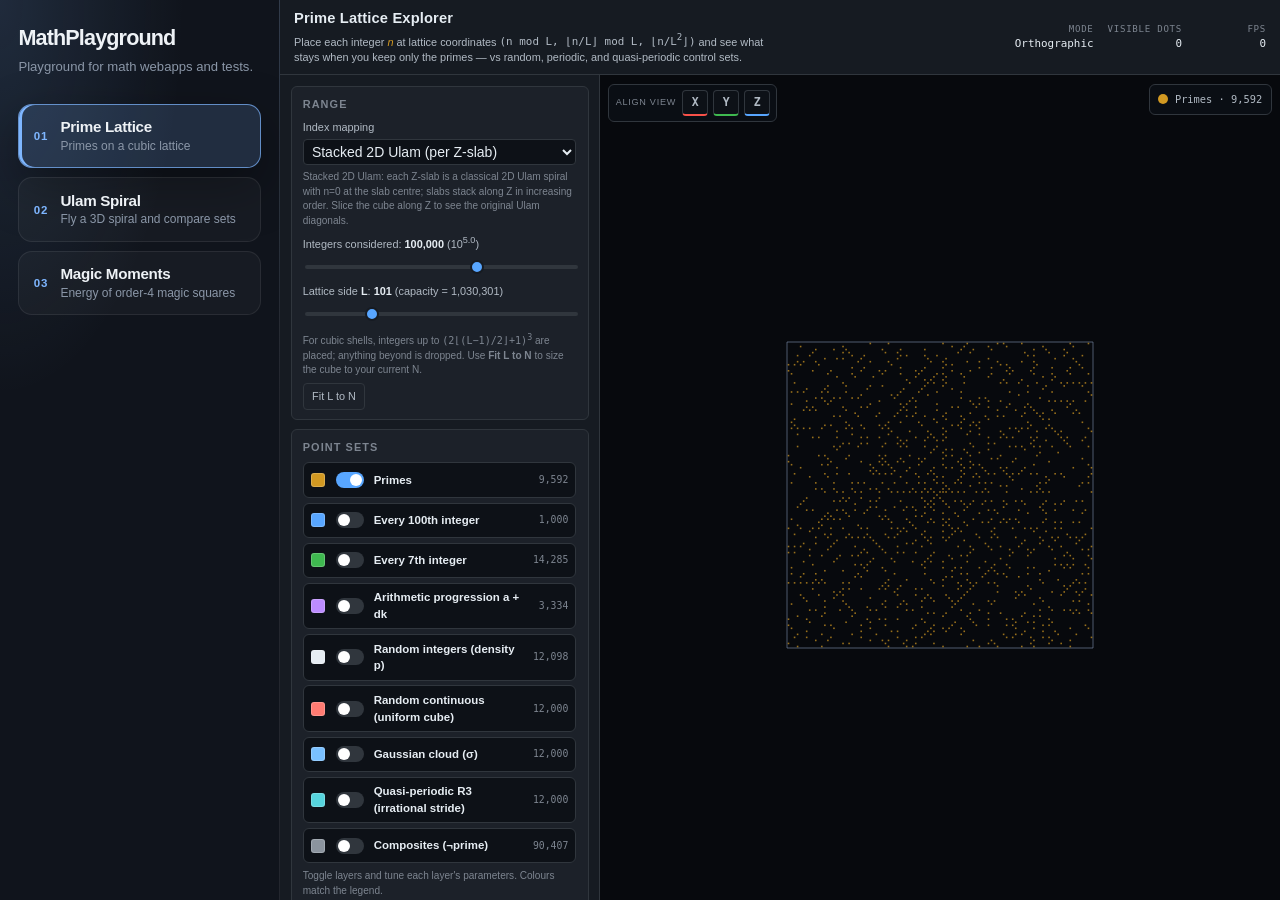
<file: index.html>
<!DOCTYPE html>
<html lang="en">
<head>
  <meta charset="UTF-8" />
  <meta name="viewport" content="width=device-width, initial-scale=1.0" />
  <title>MathPlayground</title>
  <style>
    :root {
      color-scheme: dark;
      --bg: #090b10;
      --sidebar: #10141c;
      --line: rgba(255, 255, 255, 0.08);
      --text: #eef2f6;
      --muted: #8b97a8;
      --accent: #7eb6ff;
      --accent-dim: rgba(126, 182, 255, 0.16);
      --shadow: 0 18px 50px rgba(0, 0, 0, 0.35);
    }

    * { box-sizing: border-box; }

    html, body {
      margin: 0;
      height: 100%;
      background: var(--bg);
      color: var(--text);
      font-family: "Avenir Next", "Segoe UI", sans-serif;
    }

    body {
      display: grid;
      grid-template-columns: 280px minmax(0, 1fr);
      min-height: 100%;
    }

    .sidebar {
      display: flex;
      flex-direction: column;
      gap: 1.75rem;
      padding: 1.6rem 1.15rem 1.25rem;
      background:
        radial-gradient(120% 80% at 0% 0%, rgba(126, 182, 255, 0.14), transparent 55%),
        var(--sidebar);
      border-right: 1px solid var(--line);
    }

    .brand h1 {
      margin: 0;
      font-size: 1.35rem;
      font-weight: 650;
      letter-spacing: -0.04em;
      line-height: 1.1;
    }

    .brand p {
      margin: 0.45rem 0 0;
      color: var(--muted);
      font-size: 0.82rem;
      line-height: 1.45;
    }

    .picker {
      display: flex;
      flex-direction: column;
      gap: 0.55rem;
    }

    .picker button {
      display: grid;
      grid-template-columns: auto 1fr;
      gap: 0.15rem 0.75rem;
      width: 100%;
      margin: 0;
      padding: 0.85rem 0.9rem;
      text-align: left;
      color: var(--text);
      background: rgba(255, 255, 255, 0.03);
      border: 1px solid var(--line);
      border-radius: 14px;
      cursor: pointer;
      font: inherit;
      transition: background 0.16s ease, border-color 0.16s ease, transform 0.16s ease;
    }

    .picker button:hover {
      background: rgba(255, 255, 255, 0.06);
      border-color: rgba(126, 182, 255, 0.35);
    }

    .picker button:focus-visible {
      outline: 2px solid var(--accent);
      outline-offset: 2px;
    }

    .picker button[aria-current="true"] {
      background: var(--accent-dim);
      border-color: rgba(126, 182, 255, 0.7);
      box-shadow: inset 3px 0 0 var(--accent), var(--shadow);
    }

    .picker .index {
      grid-row: 1 / span 2;
      align-self: center;
      color: var(--accent);
      font-size: 0.72rem;
      font-weight: 650;
      letter-spacing: 0.08em;
    }

    .picker .name {
      font-size: 0.95rem;
      font-weight: 600;
      letter-spacing: -0.02em;
    }

    .picker .blurb {
      color: var(--muted);
      font-size: 0.75rem;
      line-height: 1.35;
    }

    .stage {
      min-width: 0;
      min-height: 0;
      background: #000;
    }

    .stage iframe {
      display: block;
      width: 100%;
      height: 100%;
      border: 0;
      background: #0d1117;
    }

    @media (max-width: 820px) {
      body {
        grid-template-columns: 1fr;
        grid-template-rows: auto minmax(70vh, 1fr);
      }

      .sidebar {
        gap: 1rem;
        border-right: 0;
        border-bottom: 1px solid var(--line);
      }

      .picker {
        display: grid;
        grid-template-columns: 1fr;
      }
    }
  </style>
</head>
<body>
  <aside class="sidebar">
    <div class="brand">
      <h1>MathPlayground</h1>
      <p>Playground for math webapps and tests.</p>
    </div>
    <nav class="picker" aria-label="Pages">
      <button type="button" data-page="prime-lattice" aria-current="true">
        <span class="index">01</span>
        <span class="name">Prime Lattice</span>
        <span class="blurb">Primes on a cubic lattice</span>
      </button>
      <button type="button" data-page="ulam-spiral">
        <span class="index">02</span>
        <span class="name">Ulam Spiral</span>
        <span class="blurb">Fly a 3D spiral and compare sets</span>
      </button>
      <button type="button" data-page="magic-moments">
        <span class="index">03</span>
        <span class="name">Magic Moments</span>
        <span class="blurb">Energy of order-4 magic squares</span>
      </button>
    </nav>
  </aside>

  <main class="stage">
    <iframe id="view" title="Prime Lattice Explorer" src="PrimeLattice/index.html"></iframe>
  </main>

  <script>
    const pages = {
      "prime-lattice": {
        title: "Prime Lattice Explorer",
        src: "PrimeLattice/index.html",
      },
      "ulam-spiral": {
        title: "3D Ulam Spiral",
        src: "primeSpiral/index.html",
      },
      "magic-moments": {
        title: "Magic Moment Explorer",
        src: "MagicSK/MagicMomentExplorer/index.html",
      },
    };

    const frame = document.getElementById("view");
    const buttons = [...document.querySelectorAll(".picker button")];

    function show(id, push) {
      const page = pages[id] || pages["prime-lattice"];
      const key = pages[id] ? id : "prime-lattice";
      if (frame.getAttribute("src") !== page.src) {
        frame.src = page.src;
      }
      frame.title = page.title;
      buttons.forEach((button) => {
        if (button.dataset.page === key) button.setAttribute("aria-current", "true");
        else button.removeAttribute("aria-current");
      });
      if (push) {
        history.replaceState(null, "", "#" + key);
      }
    }

    buttons.forEach((button) => {
      button.addEventListener("click", () => show(button.dataset.page, true));
    });

    window.addEventListener("hashchange", () => {
      show(location.hash.replace("#", ""), false);
    });

    const initial = location.hash.replace("#", "");
    if (pages[initial]) show(initial, false);
  </script>
</body>
</html>
</file>
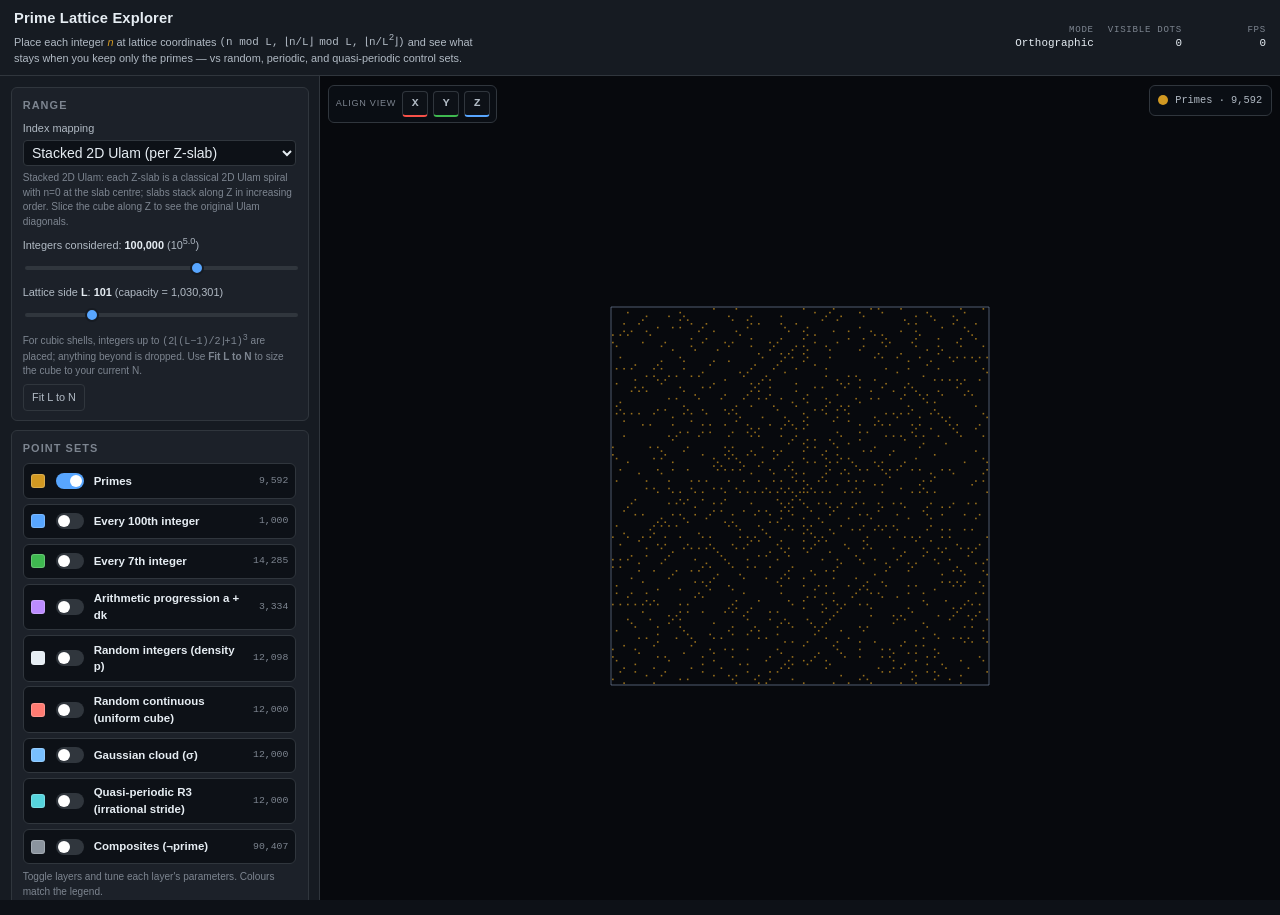
<file: PrimeLattice/index.html>
<!DOCTYPE html>
<html lang="en">
<head>
  <meta charset="UTF-8" />
  <meta name="viewport" content="width=device-width, initial-scale=1.0" />
  <title>Prime Lattice Explorer</title>
  <link rel="stylesheet" href="styles.css" />
</head>
<body>
  <header>
    <div>
      <h2 class="page-title">Prime Lattice Explorer</h2>
      <p class="subtitle">
        Place each integer <em>n</em> at lattice coordinates
        <span class="mono">(n mod L, &lfloor;n/L&rfloor; mod L, &lfloor;n/L<sup>2</sup>&rfloor;)</span>
        and see what stays when you keep only the primes &mdash; vs random,
        periodic, and quasi-periodic control sets.
      </p>
    </div>
    <div class="hud">
      <div><span class="hud-label">Mode</span><span id="hud-mode">Perspective</span></div>
      <div><span class="hud-label">Visible dots</span><span id="hud-count">0</span></div>
      <div><span class="hud-label">FPS</span><span id="hud-fps">0</span></div>
    </div>
  </header>

  <main>
    <aside class="panel">
      <section class="card">
        <h2>Range</h2>
        <label class="slider-row">
          <span>Index mapping</span>
          <select id="ctl-mapping">
            <option value="ulamSnake">3D Ulam snake &mdash; continuous</option>
            <option value="cubicShell">3D Ulam cubic shells (piecewise)</option>
            <option value="stackedUlam">Stacked 2D Ulam (per Z-slab)</option>
            <option value="raster">Row-major raster (corner)</option>
          </select>
        </label>
        <p class="hint" id="mapping-hint">
          Continuous snake: a true Hamiltonian path from the origin outward
          &mdash; <code>n</code> and <code>n+1</code> are always neighbours
          (Chebyshev distance 1), so prime "spokes" can form.
        </p>
        <label class="slider-row">
          <span>Integers considered: <strong id="lbl-n-count">100,000</strong>
            <span class="muted">(10<sup id="lbl-n-exp">5.0</sup>)</span>
          </span>
          <input type="range" id="ctl-n" min="1.5" max="7" step="0.05" value="5.0" />
        </label>
        <label class="slider-row">
          <span>Lattice side <strong>L</strong>: <strong id="lbl-L">101</strong>
            <span class="muted">(capacity = <span id="lbl-Lcube">1,030,301</span>)</span>
          </span>
          <input type="range" id="ctl-L" min="11" max="401" step="2" value="101" />
        </label>
        <p class="hint">
          For cubic shells, integers up to <code>(2&lfloor;(L&minus;1)/2&rfloor;+1)<sup>3</sup></code>
          are placed; anything beyond is dropped. Use <strong>Fit L to N</strong>
          to size the cube to your current N.
        </p>
        <button id="btn-fit-L" class="ghost">Fit L to N</button>
      </section>

      <section class="card">
        <h2>Point sets</h2>
        <ul class="layer-list" id="layer-list"></ul>
        <p class="hint">Toggle layers and tune each layer's parameters. Colours match the legend.</p>
      </section>

      <section class="card">
        <h2>Camera</h2>
        <div class="seg" role="radiogroup" aria-label="Projection">
          <label><input type="radio" name="proj" value="perspective" checked /> Perspective</label>
          <label><input type="radio" name="proj" value="orthographic" /> Orthographic</label>
        </div>
        <label class="slider-row" id="row-fov">
          <span>Field of view: <strong id="lbl-fov">60&deg;</strong></span>
          <input type="range" id="ctl-fov" min="15" max="120" step="1" value="60" />
        </label>
        <label class="slider-row">
          <span>Zoom: <strong id="lbl-zoom">1.00&times;</strong></span>
          <input type="range" id="ctl-zoom" min="0.2" max="6" step="0.01" value="1.0" />
        </label>
        <label class="slider-row">
          <span>Camera distance: <strong id="lbl-dist">2.5</strong></span>
          <input type="range" id="ctl-dist" min="1.0" max="6" step="0.05" value="2.5" />
        </label>
        <div class="checkbox-row">
          <label><input type="checkbox" id="ctl-autorot" /> Auto-rotate</label>
          <label><input type="checkbox" id="ctl-depthfade" checked /> Depth fade</label>
        </div>
        <button id="btn-reset-cam" class="ghost">Reset camera</button>
      </section>

      <section class="card">
        <h2>Slice (Ulam plane)</h2>
        <div class="checkbox-row">
          <label><input type="checkbox" id="ctl-slice-on" /> Show single slab</label>
          <label><input type="checkbox" id="ctl-slice-grad" /> Depth gradient (colour by slab)</label>
          <label><input type="checkbox" id="ctl-slice-lines" /> Connect Ulam lines</label>
          <label><input type="checkbox" id="ctl-slice-lines-only" /> Lines only</label>
        </div>
        <div class="seg" role="radiogroup" aria-label="Slice axis">
          <label><input type="radio" name="slice-axis" value="0" /> X</label>
          <label><input type="radio" name="slice-axis" value="1" /> Y</label>
          <label><input type="radio" name="slice-axis" value="2" checked /> Z</label>
        </div>
        <label class="slider-row">
          <span>Slab index: <strong id="lbl-slice-idx">0</strong>
            <span class="muted">(of &plusmn;<span id="lbl-slice-max">50</span>)</span>
          </span>
          <input type="range" id="ctl-slice-idx" min="-50" max="50" step="1" value="0" />
        </label>
        <label class="slider-row">
          <span>Thickness: <strong id="lbl-slice-thick">1</strong> cells</span>
          <input type="range" id="ctl-slice-thick" min="1" max="21" step="2" value="1" />
        </label>
        <label class="slider-row">
          <span>Line threshold: <strong id="lbl-line-min">5</strong> hits</span>
          <input type="range" id="ctl-line-min" min="2" max="16" step="1" value="5" />
        </label>
        <label class="slider-row">
          <span>Bridge gaps: <strong id="lbl-line-gap">3</strong> cells</span>
          <input type="range" id="ctl-line-gap" min="0" max="12" step="1" value="3" />
        </label>
        <p class="hint">
          Clips to one lattice layer so you see a flat 2D Ulam plane instead of
          the union of all slabs. Picking an axis snaps the camera to that
          orthographic view. Line mode scans each slab for horizontal, vertical,
          and diagonal runs, then overlays those detected structures.
        </p>
      </section>

      <section class="card">
        <h2>Appearance</h2>
        <label class="slider-row">
          <span>Dot size: <strong id="lbl-dot">1.6</strong> px</span>
          <input type="range" id="ctl-dot" min="0.3" max="6" step="0.1" value="1.6" />
        </label>
        <label class="slider-row">
          <span>Alpha: <strong id="lbl-alpha">0.85</strong></span>
          <input type="range" id="ctl-alpha" min="0.1" max="1" step="0.01" value="0.85" />
        </label>
        <div class="checkbox-row">
          <label><input type="checkbox" id="ctl-showbox" checked /> Lattice cube wireframe</label>
          <label><input type="checkbox" id="ctl-showaxes" /> Axes</label>
        </div>
      </section>

      <section class="card">
        <h2>About</h2>
        <p class="hint">
          Drag the canvas to orbit. Mouse wheel zooms. <strong>Perspective</strong>
          diagonals are camera-sightline rays through collinear lattice
          points. <strong>Orthographic raster</strong> diagonals are an arithmetic
          artefact of how the raster wraps (multiples of small primes shift
          by <code>L mod p</code> per row). The <strong>3D Ulam snake</strong> is a
          true continuous path from the origin (consecutive integers always
          touch), so it shows genuine prime-polynomial spokes; the
          <strong>cubic-shell</strong> variant grows the same shells but visits each
          in disconnected pieces.
        </p>
      </section>
    </aside>

    <section class="stage">
      <canvas id="view" aria-label="3D point cloud canvas"></canvas>
      <div class="view-axes" role="group" aria-label="Align camera to axis">
        <span class="view-axes-label">Align view</span>
        <button class="axis-btn axis-x" data-axis="x" title="Look down X — orthographic Y/Z plane">X</button>
        <button class="axis-btn axis-y" data-axis="y" title="Look down Y — orthographic X/Z plane">Y</button>
        <button class="axis-btn axis-z" data-axis="z" title="Look down Z — orthographic X/Y plane">Z</button>
      </div>
      <div class="legend" id="legend"></div>
    </section>
  </main>

  <script src="lattice.js"></script>
  <script src="render.js"></script>
  <script src="app.js"></script>
</body>
</html>
</file>
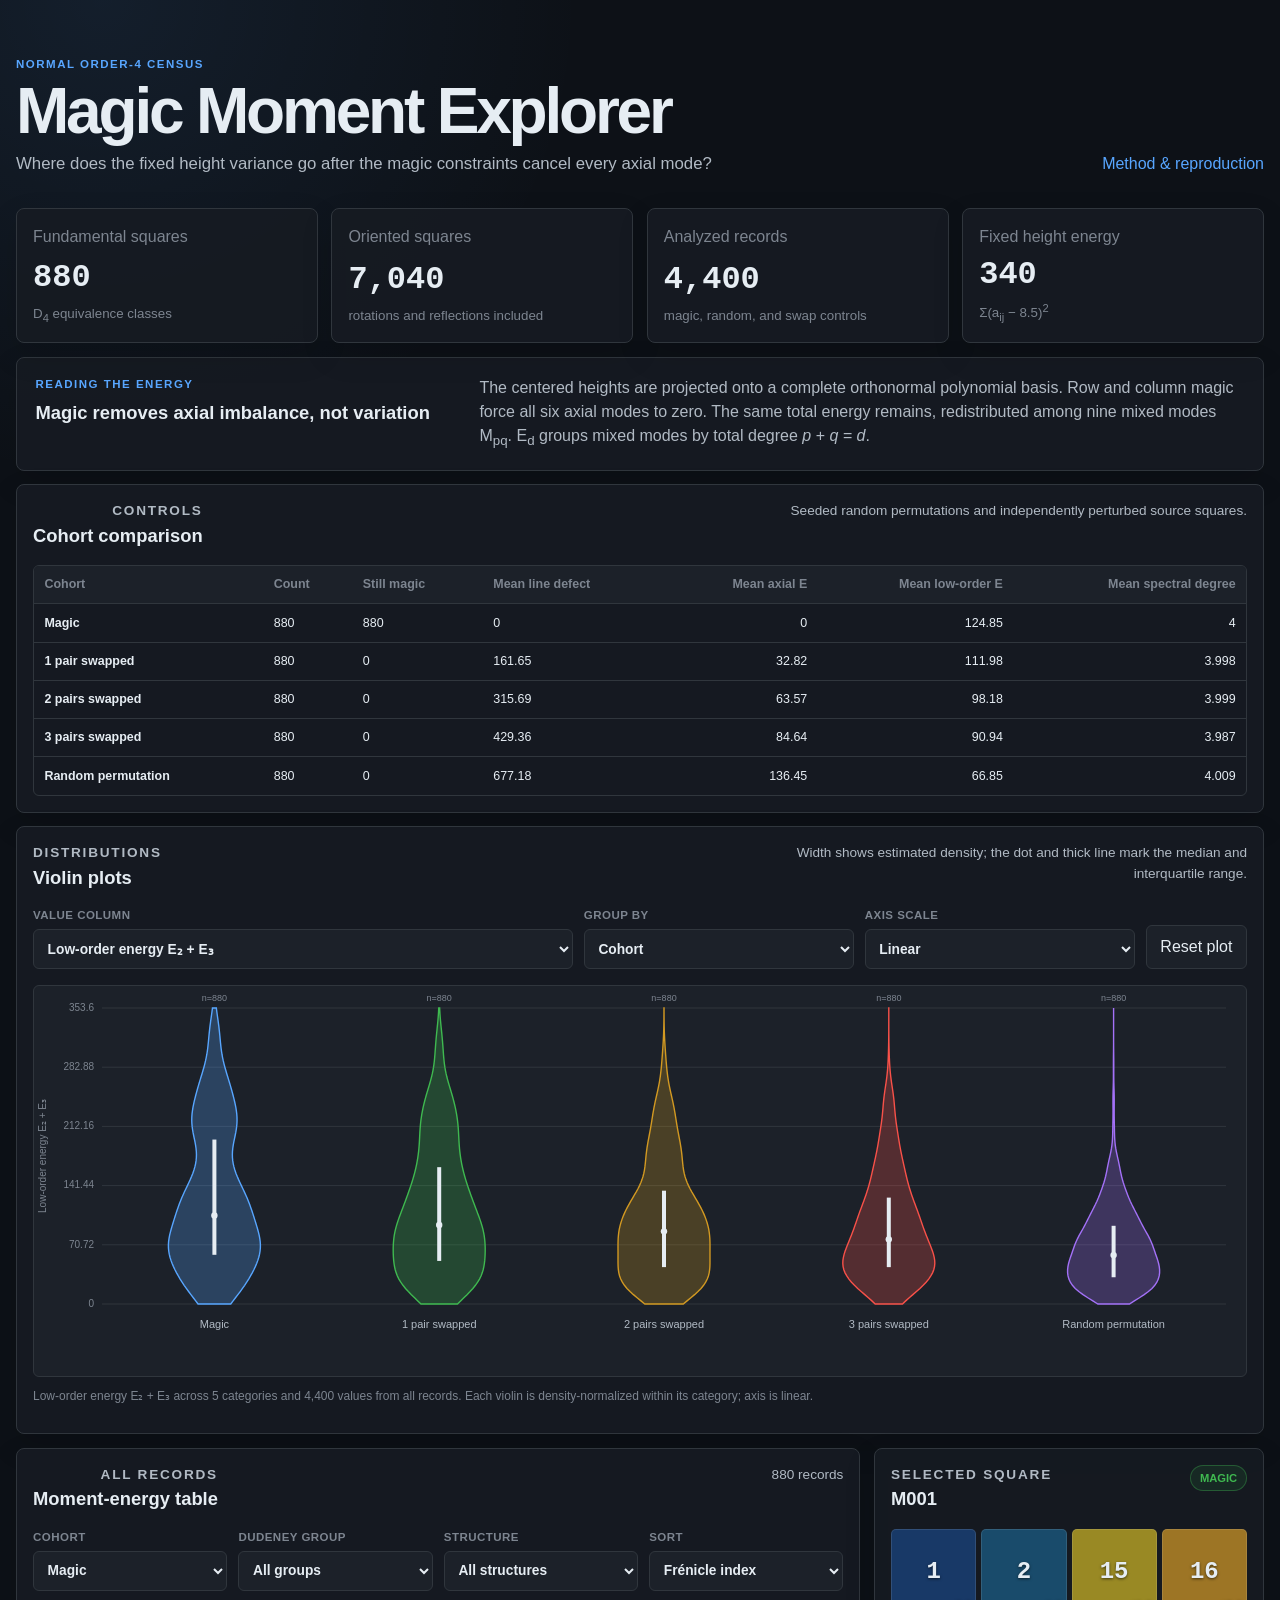
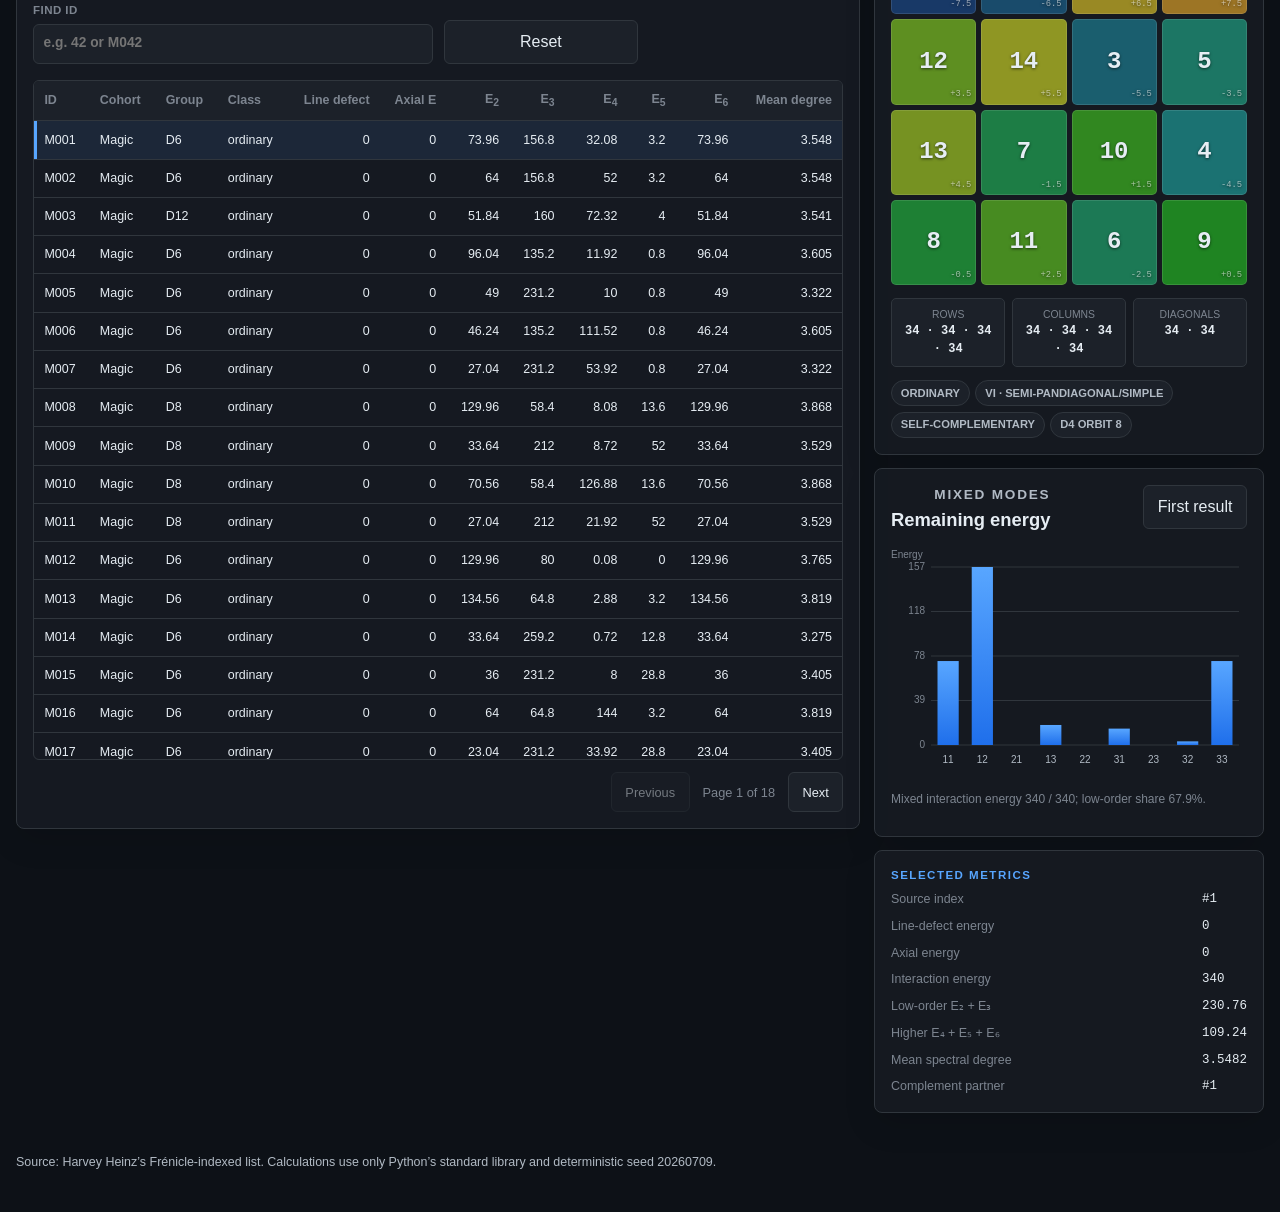
<file: MagicSK/MagicMomentExplorer/index.html>
<!doctype html>
<html lang="en">
  <head>
    <meta charset="utf-8">
    <meta name="viewport" content="width=device-width, initial-scale=1">
    <meta name="description" content="Explore spatial-moment energy across all 880 fundamental normal order-4 magic squares and control cohorts.">
    <title>Magic Moment Explorer</title>
    <link rel="stylesheet" href="styles.css">
  </head>
  <body>
    <header class="site-header">
      <div>
        <p class="eyebrow">Normal order-4 census</p>
        <h2 class="page-title">Magic Moment Explorer</h2>
        <p class="subtitle">Where does the fixed height variance go after the magic constraints cancel every axial mode?</p>
      </div>
      <a class="source-link" href="README.md">Method &amp; reproduction</a>
    </header>

    <main>
      <section class="summary-grid" aria-label="Dataset summary">
        <article class="stat-card">
          <span>Fundamental squares</span>
          <strong id="source-count">880</strong>
          <small>D<sub>4</sub> equivalence classes</small>
        </article>
        <article class="stat-card">
          <span>Oriented squares</span>
          <strong id="oriented-count">7,040</strong>
          <small>rotations and reflections included</small>
        </article>
        <article class="stat-card">
          <span>Analyzed records</span>
          <strong id="record-count">4,400</strong>
          <small>magic, random, and swap controls</small>
        </article>
        <article class="stat-card">
          <span>Fixed height energy</span>
          <strong id="height-energy">340</strong>
          <small>&Sigma;(a<sub>ij</sub> &minus; 8.5)<sup>2</sup></small>
        </article>
      </section>

      <section class="method-note card">
        <div>
          <p class="eyebrow">Reading the energy</p>
          <h2>Magic removes axial imbalance, not variation</h2>
        </div>
        <p>
          The centered heights are projected onto a complete orthonormal polynomial basis.
          Row and column magic force all six axial modes to zero. The same total energy remains,
          redistributed among nine mixed modes M<sub>pq</sub>. E<sub>d</sub> groups mixed modes
          by total degree <em>p + q = d</em>.
        </p>
      </section>

      <section class="cohort-section card" aria-labelledby="cohort-heading">
        <div class="section-heading">
          <div>
            <p class="eyebrow">Controls</p>
            <h2 id="cohort-heading">Cohort comparison</h2>
          </div>
          <p>Seeded random permutations and independently perturbed source squares.</p>
        </div>
        <div class="table-shell compact-table">
          <table>
            <thead>
              <tr>
                <th>Cohort</th>
                <th>Count</th>
                <th>Still magic</th>
                <th>Mean line defect</th>
                <th>Mean axial E</th>
                <th>Mean low-order E</th>
                <th>Mean spectral degree</th>
              </tr>
            </thead>
            <tbody id="cohort-body"></tbody>
          </table>
        </div>
      </section>

      <section class="distribution-section card" aria-labelledby="distribution-heading">
        <div class="section-heading">
          <div>
            <p class="eyebrow">Distributions</p>
            <h2 id="distribution-heading">Violin plots</h2>
          </div>
          <p>Width shows estimated density; the dot and thick line mark the median and interquartile range.</p>
        </div>
        <form class="distribution-controls" id="distribution-form">
          <label>
            Value column
            <select id="distribution-metric">
              <option value="lineDefectEnergy">Line-defect energy</option>
              <option value="axialEnergy">Axial energy</option>
              <option value="interactionEnergy">Interaction energy</option>
              <option value="lowOrderEnergy" selected>Low-order energy E₂ + E₃</option>
              <option value="highOrderEnergy">Higher energy E₄ + E₅ + E₆</option>
              <option value="degreeEnergy.2">Degree energy E₂</option>
              <option value="degreeEnergy.3">Degree energy E₃</option>
              <option value="degreeEnergy.4">Degree energy E₄</option>
              <option value="degreeEnergy.5">Degree energy E₅</option>
              <option value="degreeEnergy.6">Degree energy E₆</option>
              <option value="spectralCentroid">Mean spectral degree</option>
              <option value="modeEnergy.M11">Mode energy M₁₁</option>
              <option value="modeEnergy.M12">Mode energy M₁₂</option>
              <option value="modeEnergy.M21">Mode energy M₂₁</option>
              <option value="modeEnergy.M13">Mode energy M₁₃</option>
              <option value="modeEnergy.M22">Mode energy M₂₂</option>
              <option value="modeEnergy.M31">Mode energy M₃₁</option>
              <option value="modeEnergy.M23">Mode energy M₂₃</option>
              <option value="modeEnergy.M32">Mode energy M₃₂</option>
              <option value="modeEnergy.M33">Mode energy M₃₃</option>
            </select>
          </label>
          <label>
            Group by
            <select id="distribution-group">
              <option value="cohort" selected>Cohort</option>
              <option value="dudeney">Dudeney group · magic only</option>
              <option value="structure">Structure · magic only</option>
            </select>
          </label>
          <label>
            Axis scale
            <select id="distribution-scale">
              <option value="linear" selected>Linear</option>
              <option value="log">log(1 + value)</option>
            </select>
          </label>
          <button id="reset-distribution" type="button">Reset plot</button>
        </form>
        <div class="violin-shell">
          <canvas id="distribution-chart" aria-label="Violin plot comparing value distributions by category"></canvas>
        </div>
        <p id="distribution-status" class="chart-status" role="status"></p>
      </section>

      <section class="explorer-grid">
        <div class="catalog card">
          <div class="section-heading">
            <div>
              <p class="eyebrow">All records</p>
              <h2>Moment-energy table</h2>
            </div>
            <p id="result-status" role="status">Loading data…</p>
          </div>

          <form class="filters" id="filter-form">
            <label>
              Cohort
              <select id="cohort-filter">
                <option value="all">All cohorts</option>
                <option value="magic" selected>Magic</option>
                <option value="swap-1">One pair swapped</option>
                <option value="swap-2">Two pairs swapped</option>
                <option value="swap-3">Three pairs swapped</option>
                <option value="random">Random</option>
              </select>
            </label>
            <label>
              Dudeney group
              <select id="group-filter">
                <option value="all">All groups</option>
              </select>
            </label>
            <label>
              Structure
              <select id="class-filter">
                <option value="all">All structures</option>
                <option value="pandiagonal">Pandiagonal</option>
                <option value="associative">Associative</option>
                <option value="most-perfect">Most-perfect</option>
                <option value="ordinary">Ordinary</option>
              </select>
            </label>
            <label>
              Sort
              <select id="sort-filter">
                <option value="sourceId">Frénicle index</option>
                <option value="lowOrderEnergy">Low-order energy</option>
                <option value="spectralCentroid">Spectral degree</option>
                <option value="lineDefectEnergy">Line defect</option>
                <option value="axialEnergy">Axial energy</option>
              </select>
            </label>
            <label class="search-label">
              Find ID
              <input id="search-filter" type="search" placeholder="e.g. 42 or M042">
            </label>
            <button id="reset-filters" type="button">Reset</button>
          </form>

          <div class="table-shell records-table">
            <table>
              <thead>
                <tr>
                  <th>ID</th>
                  <th>Cohort</th>
                  <th>Group</th>
                  <th>Class</th>
                  <th>Line defect</th>
                  <th>Axial E</th>
                  <th>E<sub>2</sub></th>
                  <th>E<sub>3</sub></th>
                  <th>E<sub>4</sub></th>
                  <th>E<sub>5</sub></th>
                  <th>E<sub>6</sub></th>
                  <th>Mean degree</th>
                </tr>
              </thead>
              <tbody id="records-body"></tbody>
            </table>
          </div>

          <div class="pagination">
            <button id="previous-page" type="button">Previous</button>
            <span id="page-status">Page 1</span>
            <button id="next-page" type="button">Next</button>
          </div>
        </div>

        <aside class="detail-column" aria-label="Selected square details">
          <section class="card square-card">
            <div class="section-heading">
              <div>
                <p class="eyebrow">Selected square</p>
                <h2 id="selected-title">M001</h2>
              </div>
              <span id="magic-badge" class="badge">Magic</span>
            </div>
            <div id="square-diagram" class="square-diagram" aria-label="Selected 4 by 4 square"></div>
            <div id="line-sums" class="line-sums"></div>
            <div id="selected-tags" class="tag-list"></div>
          </section>

          <section class="card chart-card">
            <div class="section-heading">
              <div>
                <p class="eyebrow">Mixed modes</p>
                <h2>Remaining energy</h2>
              </div>
              <button id="reset-selection" type="button">First result</button>
            </div>
            <canvas id="moment-chart" aria-label="Bar chart of mixed moment energies"></canvas>
            <p id="chart-status" class="chart-status" role="status"></p>
          </section>

          <section class="card metrics-card">
            <p class="eyebrow">Selected metrics</p>
            <dl id="selected-metrics"></dl>
          </section>
        </aside>
      </section>
    </main>

    <footer>
      <p>Source: Harvey Heinz’s Frénicle-indexed list. Calculations use only Python’s standard library and deterministic seed 20260709.</p>
    </footer>

    <script src="data/analysis-data.js"></script>
    <script src="moments.js"></script>
    <script src="app.js"></script>
  </body>
</html>
</file>
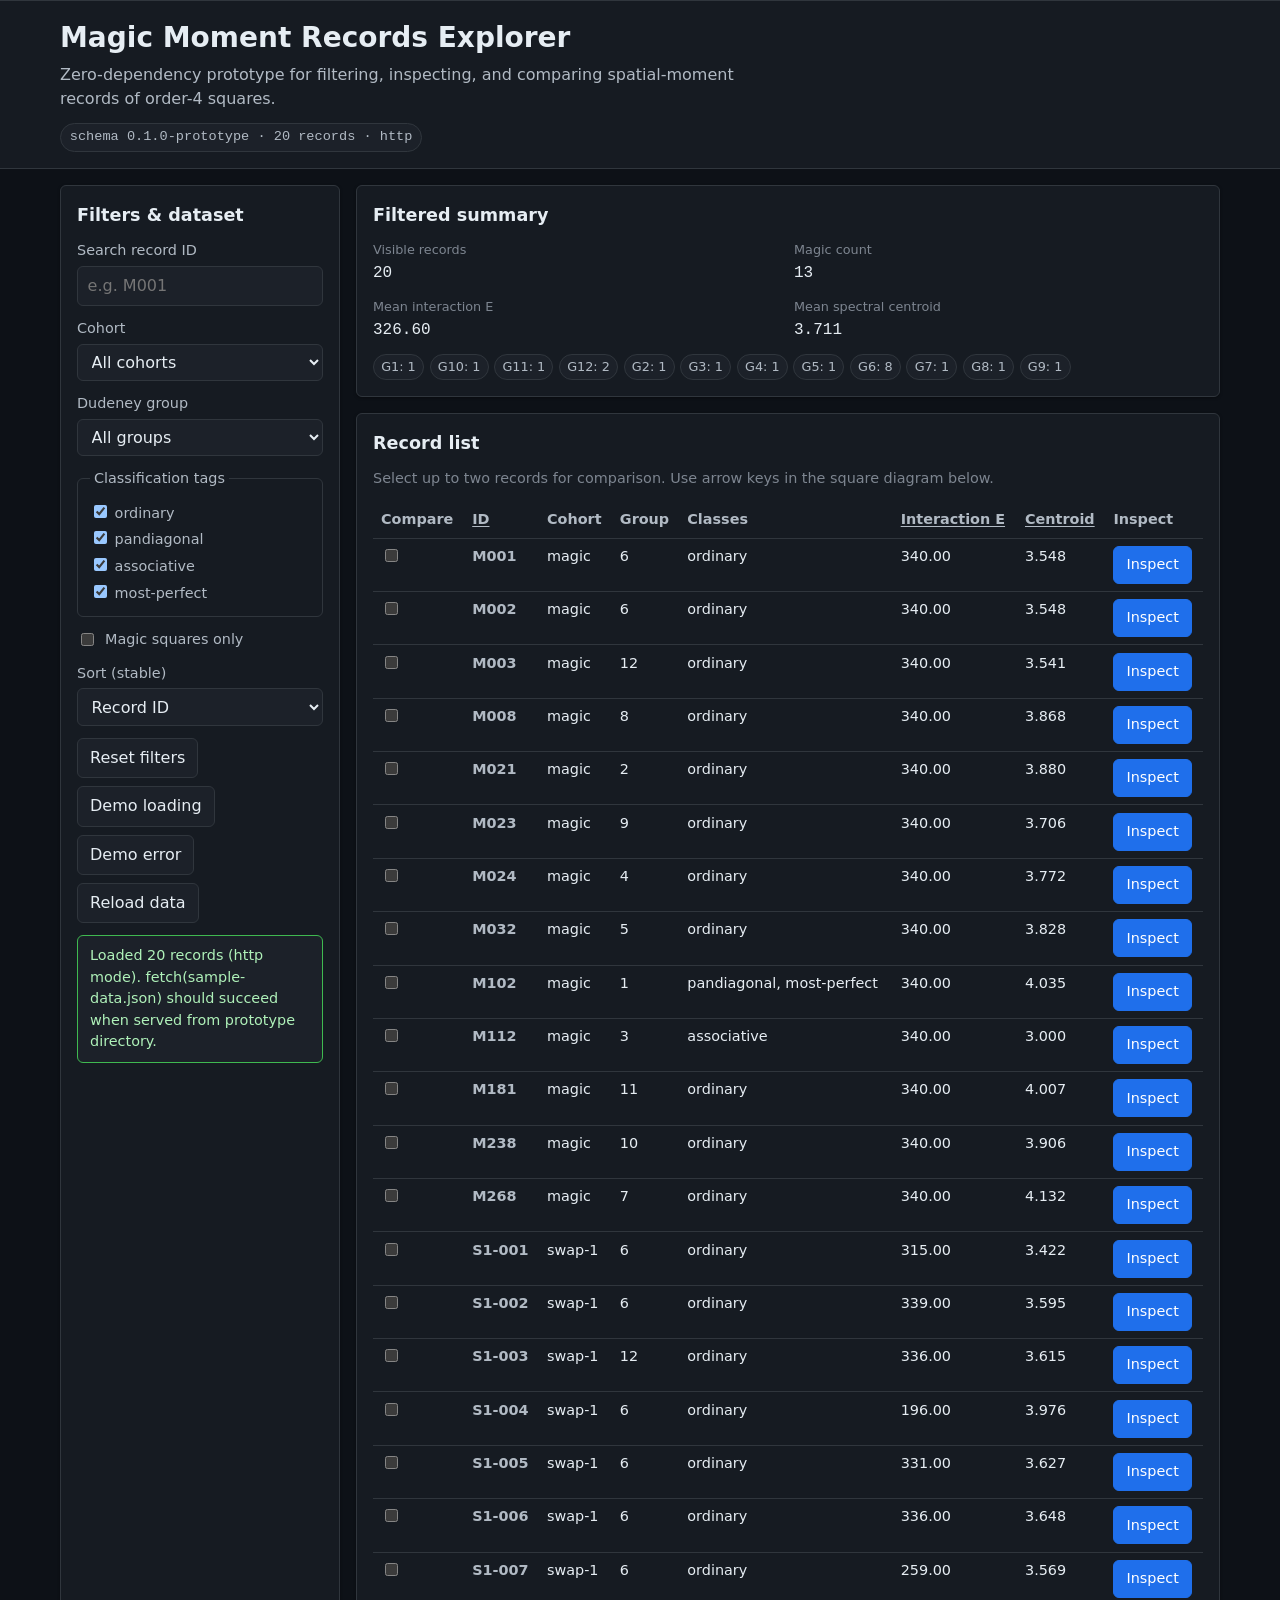
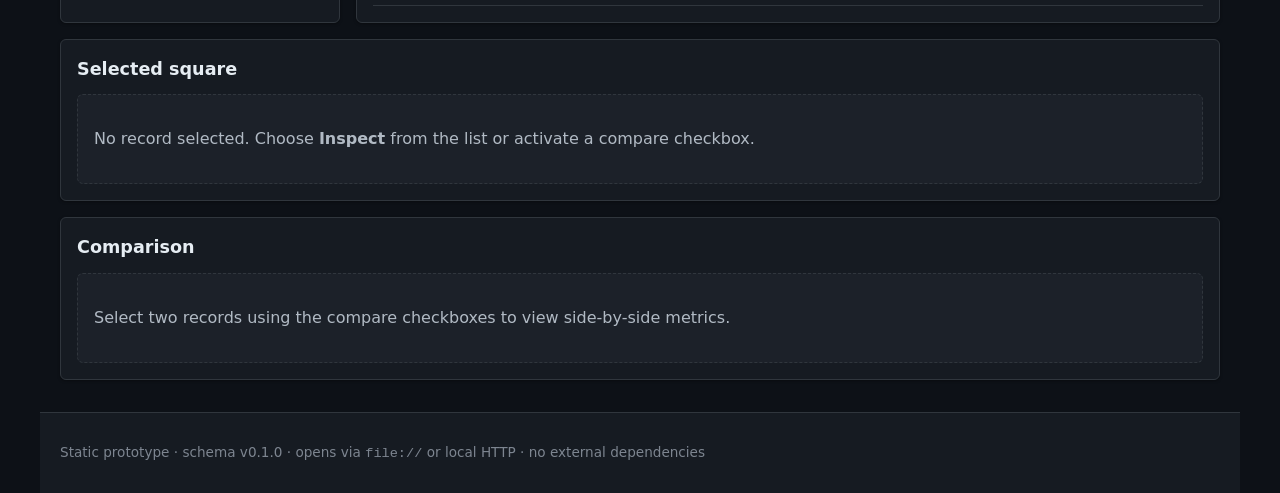
<file: MagicSK/backgroundMaterial/agent1215/coordinator/manager_M3/sub_S3/prototype/index.html>
<!DOCTYPE html>
<html lang="en">
<head>
  <meta charset="UTF-8">
  <meta name="viewport" content="width=device-width, initial-scale=1.0">
  <title>Magic Moment Records Explorer — Static Prototype</title>
  <link rel="stylesheet" href="styles.css">
</head>
<body>
  <a class="skip-link" href="#main-content">Skip to main content</a>

  <header class="site-header">
    <div class="header-inner">
      <h1>Magic Moment Records Explorer</h1>
      <p class="subtitle">Zero-dependency prototype for filtering, inspecting, and comparing spatial-moment records of order-4 squares.</p>
      <p class="schema-badge" id="schema-badge" aria-live="polite">Schema loading…</p>
    </div>
  </header>

  <main id="main-content" class="layout">
    <section class="panel controls-panel" aria-labelledby="controls-heading">
      <h2 id="controls-heading">Filters &amp; dataset</h2>

      <div class="control-row">
        <label for="search-input">Search record ID</label>
        <input type="search" id="search-input" autocomplete="off" placeholder="e.g. M001">
      </div>

      <div class="control-row">
        <label for="cohort-select">Cohort</label>
        <select id="cohort-select">
          <option value="all">All cohorts</option>
          <option value="magic">magic</option>
          <option value="swapped-1">swapped-1</option>
          <option value="swapped-2">swapped-2</option>
        </select>
      </div>

      <div class="control-row">
        <label for="group-select">Dudeney group</label>
        <select id="group-select">
          <option value="all">All groups</option>
        </select>
      </div>

      <fieldset class="class-filter">
        <legend>Classification tags</legend>
        <label><input type="checkbox" name="class-filter" value="ordinary" checked> ordinary</label>
        <label><input type="checkbox" name="class-filter" value="pandiagonal" checked> pandiagonal</label>
        <label><input type="checkbox" name="class-filter" value="associative" checked> associative</label>
        <label><input type="checkbox" name="class-filter" value="most-perfect" checked> most-perfect</label>
      </fieldset>

      <div class="control-row inline-check">
        <label><input type="checkbox" id="magic-only"> Magic squares only</label>
      </div>

      <div class="control-row">
        <label for="sort-select">Sort (stable)</label>
        <select id="sort-select">
          <option value="recordId">Record ID</option>
          <option value="interactionEnergy-desc">Interaction energy ↓</option>
          <option value="interactionEnergy-asc">Interaction energy ↑</option>
          <option value="spectralCentroid-desc">Spectral centroid ↓</option>
          <option value="spectralCentroid-asc">Spectral centroid ↑</option>
          <option value="lineDefectEnergy-desc">Line defect energy ↓</option>
          <option value="dudeneyGroup">Dudeney group</option>
        </select>
      </div>

      <div class="button-row">
        <button type="button" id="reset-filters">Reset filters</button>
        <button type="button" id="demo-loading">Demo loading</button>
        <button type="button" id="demo-error">Demo error</button>
        <button type="button" id="reload-data">Reload data</button>
      </div>

      <div id="dataset-status" class="status-banner" role="status" aria-live="polite"></div>
    </section>

    <section class="panel summary-panel" aria-labelledby="summary-heading">
      <h2 id="summary-heading">Filtered summary</h2>
      <dl class="summary-grid" id="summary-stats">
        <div><dt>Visible records</dt><dd id="stat-count">—</dd></div>
        <div><dt>Magic count</dt><dd id="stat-magic">—</dd></div>
        <div><dt>Mean interaction E</dt><dd id="stat-interaction">—</dd></div>
        <div><dt>Mean spectral centroid</dt><dd id="stat-centroid">—</dd></div>
      </dl>
      <div id="group-summary" class="group-summary" aria-label="Group distribution"></div>
    </section>

    <section class="panel list-panel" aria-labelledby="list-heading">
      <h2 id="list-heading">Record list</h2>
      <p class="hint">Select up to two records for comparison. Use arrow keys in the square diagram below.</p>
      <div id="list-state" class="list-state" hidden></div>
      <div class="table-wrap">
        <table id="record-table">
          <caption class="visually-hidden">Filterable list of moment records</caption>
          <thead>
            <tr>
              <th scope="col">Compare</th>
              <th scope="col"><button type="button" class="sort-header" data-sort="recordId">ID</button></th>
              <th scope="col">Cohort</th>
              <th scope="col">Group</th>
              <th scope="col">Classes</th>
              <th scope="col"><button type="button" class="sort-header" data-sort="interactionEnergy">Interaction E</button></th>
              <th scope="col"><button type="button" class="sort-header" data-sort="spectralCentroid">Centroid</button></th>
              <th scope="col">Inspect</th>
            </tr>
          </thead>
          <tbody id="record-tbody"></tbody>
        </table>
      </div>
    </section>

    <section class="panel detail-panel" aria-labelledby="detail-heading">
      <h2 id="detail-heading">Selected square</h2>
      <div id="detail-empty" class="empty-state">
        <p>No record selected. Choose <strong>Inspect</strong> from the list or activate a compare checkbox.</p>
      </div>
      <div id="detail-content" hidden>
        <div class="detail-meta" id="detail-meta"></div>

        <div class="diagram-block">
          <h3 id="diagram-heading">4×4 square diagram</h3>
          <p class="hint">Keyboard: arrow keys move focus; Enter/Space selects a cell; Home/End jump row; Esc clears cell focus.</p>
          <div id="square-diagram" role="grid" aria-labelledby="diagram-heading" aria-describedby="diagram-status" tabindex="0"></div>
          <p id="diagram-status" class="diagram-status" aria-live="polite"></p>
          <table class="line-sums-table" id="line-sums-table">
            <caption>Line sums for selected record (text alternative)</caption>
            <thead><tr><th scope="col">Kind</th><th scope="col">Values</th><th scope="col">Defect energy</th></tr></thead>
            <tbody></tbody>
          </table>
        </div>

        <div class="energy-block">
          <h3 id="energy-heading">Moment energy visualization</h3>
          <div id="energy-viz" aria-labelledby="energy-heading"></div>
          <details class="energy-table-details">
            <summary>Show numeric energy table (screen-reader / no-SVG fallback)</summary>
            <div id="energy-table-alt"></div>
          </details>
        </div>
      </div>
    </section>

    <section class="panel compare-panel" aria-labelledby="compare-heading">
      <h2 id="compare-heading">Comparison</h2>
      <div id="compare-empty" class="empty-state">
        <p>Select two records using the compare checkboxes to view side-by-side metrics.</p>
      </div>
      <div id="compare-content" class="compare-grid" hidden></div>
    </section>
  </main>

  <footer class="site-footer">
    <p>Static prototype · schema v0.1.0 · opens via <code>file://</code> or local HTTP · no external dependencies</p>
  </footer>

  <script src="embedded-data.js"></script>
  <script src="data-loader.js"></script>
  <script src="diagram.js"></script>
  <script src="energy-viz.js"></script>
  <script src="app.js"></script>
</body>
</html>
</file>
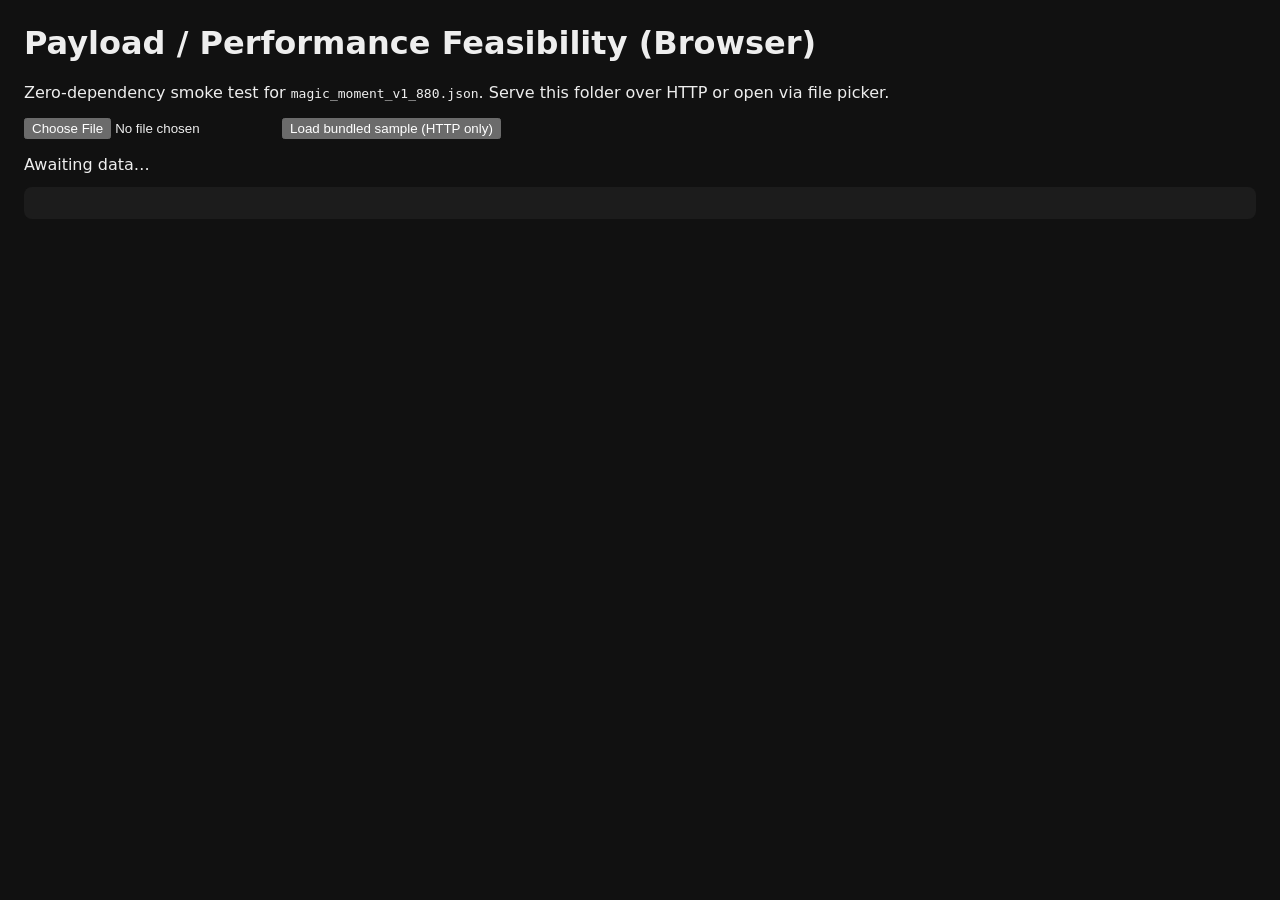
<file: MagicSK/backgroundMaterial/agent1215/coordinator/manager_M3/sub_S1/prototypes/feasibility_test.html>
<!DOCTYPE html>
<html lang="en">
<head>
  <meta charset="utf-8">
  <meta name="viewport" content="width=device-width, initial-scale=1">
  <title>Magic Moment Payload Feasibility</title>
  <style>
    :root { color-scheme: dark; font-family: system-ui, sans-serif; }
    body { margin: 1.5rem; background: #111; color: #eee; }
    pre { background: #1c1c1c; padding: 1rem; overflow: auto; border-radius: 8px; }
    .ok { color: #7dffa8; }
    .warn { color: #ffd27d; }
    table { border-collapse: collapse; margin-top: 1rem; }
    td, th { border: 1px solid #444; padding: 0.4rem 0.7rem; text-align: left; }
  </style>
</head>
<body>
  <h1>Payload / Performance Feasibility (Browser)</h1>
  <p>Zero-dependency smoke test for <code>magic_moment_v1_880.json</code>. Serve this folder over HTTP or open via file picker.</p>
  <p>
    <input type="file" id="filePicker" accept=".json,application/json">
    <button type="button" id="loadDefault">Load bundled sample (HTTP only)</button>
  </p>
  <div id="status">Awaiting data…</div>
  <table id="timings" hidden>
    <thead><tr><th>Phase</th><th>ms</th><th>Notes</th></tr></thead>
    <tbody></tbody>
  </table>
  <pre id="summary"></pre>
  <script>
    const CLASS_FLAGS = { pandiagonal: 1, associative: 2, 'most-perfect': 4, ordinary: 8 };

    function decodeFlags(flags) {
      return Object.entries(CLASS_FLAGS).filter(([, bit]) => (flags & bit) !== 0).map(([k]) => k);
    }

    function validateV1(bundle, options = {}) {
      const requireFull = options.requireFullRecordCount !== false;
      const errors = [];
      if (bundle.meta?.schemaVersion !== '1.0.0') errors.push('unsupported schemaVersion');
      const sha = bundle.meta?.provenance?.sourceSha256;
      if (!sha || !/^[a-f0-9]{64}$/.test(sha)) errors.push('missing or invalid sourceSha256');
      if (bundle.meta?.provenance?.checksumPolicy !== 'sha256-of-source-csv-at-build') {
        errors.push('checksumPolicy must be sha256-of-source-csv-at-build');
      }
      if (requireFull) {
        if (!Array.isArray(bundle.records) || bundle.records.length !== 880) errors.push('record count != 880');
      } else if (!Array.isArray(bundle.records) || bundle.records.length < 1) {
        errors.push('records must be non-empty');
      }
      const seen = new Set();
      for (const row of bundle.records || []) {
        const id = row[0];
        if (seen.has(id)) errors.push('duplicate ' + id);
        seen.add(id);
        const cells = row[1];
        const sig = [...cells].sort((a, b) => a - b).join(',');
        if (sig !== '1,2,3,4,5,6,7,8,9,10,11,12,13,14,15,16') errors.push('perm fail ' + id);
      }
      return errors;
    }

    function normalizeV1(bundle) {
      const fields = bundle.meta.recordLayout.fields;
      return bundle.records.map((tuple) => {
        const obj = {};
        fields.forEach((key, i) => { obj[key] = tuple[i]; });
        obj.classLabels = decodeFlags(obj.classFlags);
        return obj;
      });
    }

    function filterSort(records) {
      return records
        .filter((r) => r.dudeneyGroup === 6)
        .sort((a, b) => b.energySummary[3] - a.energySummary[3])
        .slice(0, 5);
    }

    function bench(label, fn) {
      const t0 = performance.now();
      const result = fn();
      return { label, ms: +(performance.now() - t0).toFixed(3), result };
    }

    async function runOnText(text, sourceLabel) {
      const rows = [];
      const status = document.getElementById('status');
      const tbody = document.querySelector('#timings tbody');
      tbody.innerHTML = '';
      document.getElementById('timings').hidden = false;

      const parsed = bench('JSON.parse', () => JSON.parse(text));
      rows.push({ ...parsed, notes: sourceLabel });
      const errors = validateV1(parsed.result);
      const normalized = bench('normalize', () => normalizeV1(parsed.result));
      rows.push({ ...normalized, notes: '880 objects' });
      const ui = bench('filter+sort+slice(5)', () => filterSort(normalized.result));
      rows.push({ ...ui, notes: 'dudeneyGroup=6 by highOrder' });

      for (const row of rows) {
        const tr = document.createElement('tr');
        tr.innerHTML = `<td>${row.label}</td><td>${row.ms}</td><td>${row.notes || ''}</td>`;
        tbody.appendChild(tr);
      }

      const bytes = new TextEncoder().encode(text).length;
      status.innerHTML = errors.length
        ? `<span class="warn">Validation issues: ${errors.length}</span>`
        : `<span class="ok">Validation passed (880 stable ids)</span>`;
      document.getElementById('summary').textContent = JSON.stringify({
        source: sourceLabel,
        payloadBytes: bytes,
        payloadKB: +(bytes / 1024).toFixed(1),
        validationErrors: errors.slice(0, 5),
        sourceSha256: parsed.result.meta?.provenance?.sourceSha256,
        sampleTop: ui.result.map((r) => ({ id: r.id, highOrder: r.energySummary[3], classes: r.classLabels })),
        renderingStrategy: {
          parse: 'JSON.parse once at load',
          memory: 'Prefer tuples; derive objects on demand',
          diagram: 'Selected record cells[16] maps directly to 4x4 grid',
          energyViz: 'energySummary[3] highOrder + coefficients[7] for bar chart',
          localFile: 'Use <input type=file> when fetch blocked (file://)',
          http: 'fetch(data/magic_moment_v1_880.json) with optional gzip upstream'
        }
      }, null, 2);
    }

    document.getElementById('filePicker').addEventListener('change', async (event) => {
      const file = event.target.files[0];
      if (!file) return;
      await runOnText(await file.text(), file.name);
    });

    document.getElementById('loadDefault').addEventListener('click', async () => {
      try {
        const response = await fetch('../data/magic_moment_v1_880.json');
        if (!response.ok) throw new Error(response.statusText);
        await runOnText(await response.text(), 'magic_moment_v1_880.json (HTTP)');
      } catch (err) {
        document.getElementById('status').textContent = 'HTTP load failed (expected under file://). Use file picker. ' + err.message;
      }
    });
  </script>
</body>
</html>
</file>
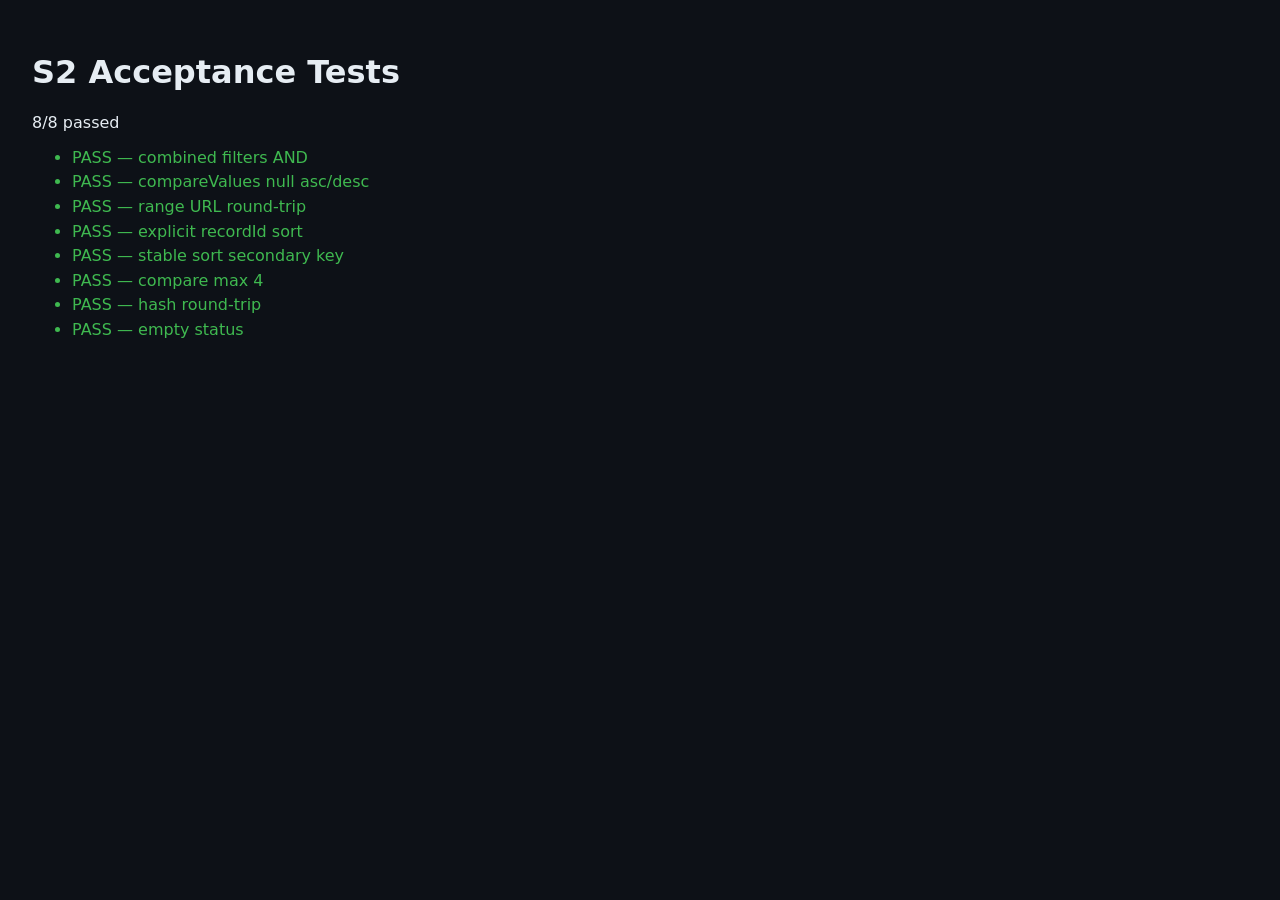
<file: MagicSK/backgroundMaterial/agent1215/coordinator/manager_M3/sub_S2/prototype/acceptance-tests.html>
<!DOCTYPE html>
<html lang="en">
<head>
  <meta charset="UTF-8">
  <title>S2 Acceptance Tests</title>
  <style>
    body { font-family: system-ui, sans-serif; background: #0d1117; color: #e6edf3; padding: 1.5rem; }
    .pass { color: #3fb950; }
    .fail { color: #f85149; }
    li { margin: 0.35rem 0; }
  </style>
</head>
<body>
  <h1>S2 Acceptance Tests</h1>
  <p id="summary"></p>
  <ul id="list"></ul>
  <script src="state-model.js"></script>
  <script>
    // Browser shim: load test runner logic inline
    const S = window.MomentExplorerState;
    const FIXTURE = [
      { recordId: "M001", sourceId: 1, cohort: "magic", swaps: 0, dudeneyGroup: 6, classes: ["ordinary"], isMagic: true, spectralCentroid: 3.5, interactionEnergy: 340, lineDefectEnergy: 0, lowOrderEnergy: 230, highOrderEnergy: 110 },
      { recordId: "M002", sourceId: 2, cohort: "magic", swaps: 0, dudeneyGroup: 6, classes: ["ordinary"], isMagic: true, spectralCentroid: 3.6, interactionEnergy: 340, lineDefectEnergy: 0, lowOrderEnergy: 220, highOrderEnergy: 120 },
      { recordId: "M003", sourceId: 3, cohort: "magic", swaps: 0, dudeneyGroup: 12, classes: ["ordinary"], isMagic: true, spectralCentroid: 3.4, interactionEnergy: 340, lineDefectEnergy: 0, lowOrderEnergy: 210, highOrderEnergy: 130 },
      { recordId: "R001", sourceId: 1, cohort: "random", swaps: 0, dudeneyGroup: 6, classes: ["ordinary"], isMagic: false, spectralCentroid: 4.0, interactionEnergy: 300, lineDefectEnergy: 500, lowOrderEnergy: 60, highOrderEnergy: 240 },
      { recordId: "S101", sourceId: 1, cohort: "swap-1", swaps: 1, dudeneyGroup: 6, classes: ["ordinary"], isMagic: false, spectralCentroid: 3.9, interactionEnergy: 310, lineDefectEnergy: 100, lowOrderEnergy: 80, highOrderEnergy: 230 },
    ];

    function assert(c, m) { if (!c) throw new Error(m); }

    const tests = [
      ["combined filters AND", () => {
        const f = S.applyFilters(FIXTURE, { ...S.DEFAULT_FILTERS, cohorts: ["magic"], magicOnly: true });
        assert(f.length === 3, "expected 3");
      }],
      ["compareValues null asc/desc", () => {
        assert(S.compareValues(null, 1, "asc") > 0, "null last asc");
        assert(S.compareValues(null, 1, "desc") < 0, "null first desc");
      }],
      ["range URL round-trip", () => {
        let st = S.setLoadStatus(S.DEFAULT_STATE, "ready", { records: FIXTURE });
        st = S.setFilters(st, { ranges: { spectralCentroid: { min: 3.5, max: 3.9 } } });
        const r = S.hydrateFromHash(st, S.serializeHash(st));
        assert(r.filters.ranges.spectralCentroid.min === 3.5, "range min");
      }],
      ["explicit recordId sort", () => {
        const keys = S.ensureTiebreak([{ key: "recordId", dir: "desc" }]);
        assert(keys.length === 1, "no tie-break append");
      }],
      ["stable sort secondary key", () => {
        const s = S.stableMultiSort(FIXTURE.slice(0, 3), [{ key: "dudeneyGroup", dir: "asc" }, { key: "spectralCentroid", dir: "desc" }]);
        assert(s[0].recordId === "M002", "M002 higher centroid first in group 6");
      }],
      ["compare max 4", () => {
        let st = S.setLoadStatus(S.DEFAULT_STATE, "ready", { records: FIXTURE });
        let err = null;
        ["M001","M002","M003","R001","S101"].forEach(id => {
          const r = S.toggleCompare(st, id); st = r.state; if (r.error) err = r.error;
        });
        assert(err === "compare_limit", "limit");
      }],
      ["hash round-trip", () => {
        let st = S.setLoadStatus(S.DEFAULT_STATE, "ready", { records: FIXTURE });
        st = S.setFilters(st, { cohorts: ["magic"], search: "M00" });
        st = S.setPrimarySelection(st, "M002");
        const h = S.serializeHash(st);
        const r = S.hydrateFromHash(st, h);
        assert(r.selection.primary === "M002", "sel");
      }],
      ["empty status", () => {
        let st = S.setLoadStatus(S.DEFAULT_STATE, "ready", { records: FIXTURE });
        st = S.setFilters(st, { search: "ZZZ" });
        assert(S.uiStatus(st).kind === "empty", "empty");
      }],
    ];

    const list = document.getElementById("list");
    let passed = 0;
    tests.forEach(([name, fn]) => {
      const li = document.createElement("li");
      try { fn(); passed++; li.className = "pass"; li.textContent = `PASS — ${name}`; }
      catch (e) { li.className = "fail"; li.textContent = `FAIL — ${name}: ${e.message}`; }
      list.appendChild(li);
    });
    document.getElementById("summary").textContent = `${passed}/${tests.length} passed`;
  </script>
</body>
</html>
</file>
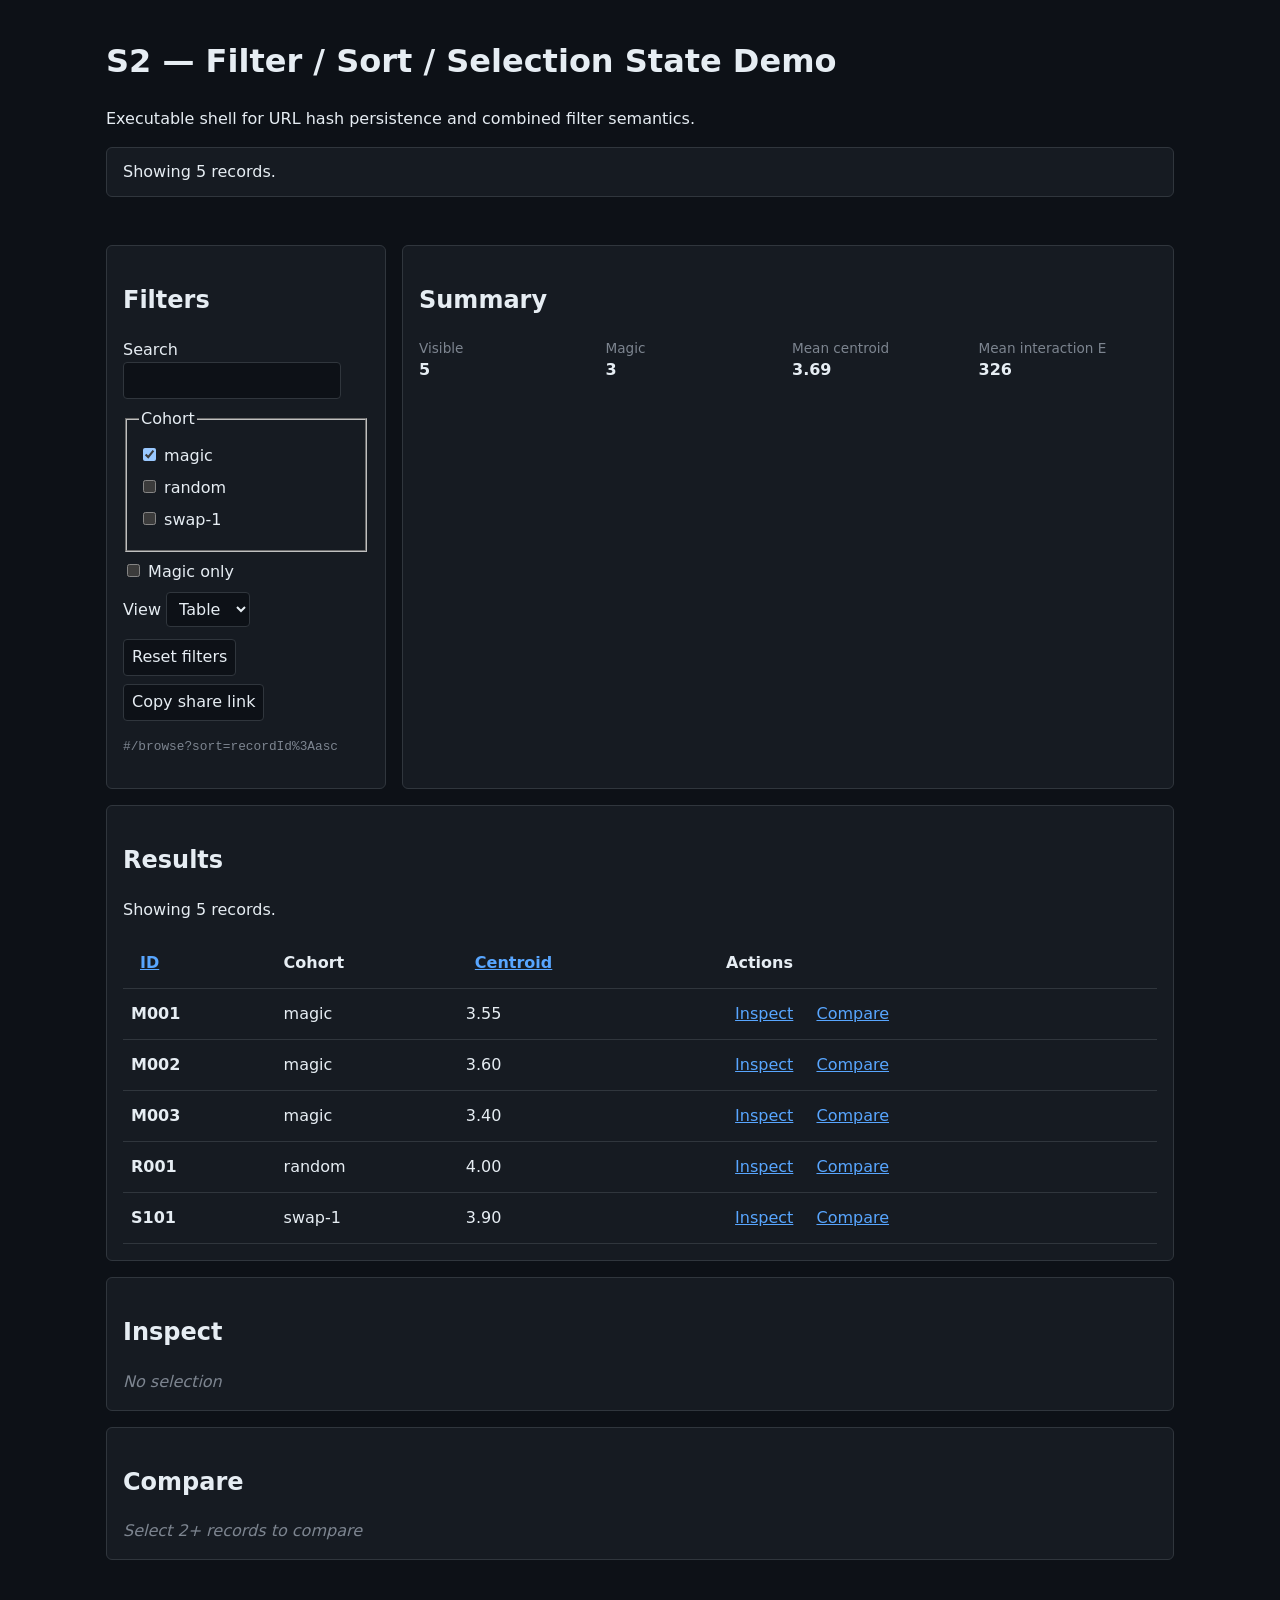
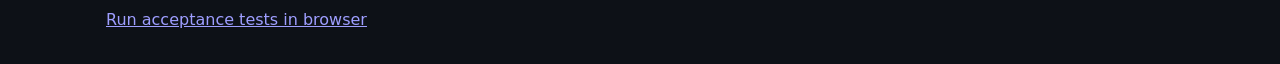
<file: MagicSK/backgroundMaterial/agent1215/coordinator/manager_M3/sub_S2/prototype/interaction-demo.html>
<!DOCTYPE html>
<html lang="en">
<head>
  <meta charset="UTF-8">
  <meta name="viewport" content="width=device-width, initial-scale=1.0">
  <title>S2 Interaction State Demo</title>
  <link rel="stylesheet" href="interaction-demo.css">
</head>
<body>
  <a class="skip-link" href="#main">Skip to main</a>
  <header>
    <h1>S2 — Filter / Sort / Selection State Demo</h1>
    <p>Executable shell for URL hash persistence and combined filter semantics.</p>
    <p id="load-banner" class="banner" role="status" aria-live="polite"></p>
  </header>

  <main id="main" class="layout">
    <section aria-labelledby="filters-h">
      <h2 id="filters-h">Filters</h2>
      <label>Search <input type="search" id="f-search" autocomplete="off"></label>
      <fieldset>
        <legend>Cohort</legend>
        <label><input type="checkbox" name="cohort" value="magic" checked> magic</label>
        <label><input type="checkbox" name="cohort" value="random"> random</label>
        <label><input type="checkbox" name="cohort" value="swap-1"> swap-1</label>
      </fieldset>
      <label><input type="checkbox" id="f-magic"> Magic only</label>
      <label>View
        <select id="f-view">
          <option value="table">Table</option>
          <option value="cards">Cards</option>
        </select>
      </label>
      <div class="button-row">
        <button type="button" id="btn-reset">Reset filters</button>
        <button type="button" id="btn-copy-link">Copy share link</button>
      </div>
      <p class="hash-display"><code id="hash-out"></code></p>
    </section>

    <section aria-labelledby="summary-h">
      <h2 id="summary-h">Summary</h2>
      <dl class="stats" id="summary-dl"></dl>
    </section>

    <section aria-labelledby="results-h">
      <h2 id="results-h">Results</h2>
      <p id="results-status" aria-live="polite"></p>
      <div id="results-table-wrap">
        <table id="results-table">
          <thead>
            <tr>
              <th><button type="button" class="sort-btn" data-key="recordId">ID</button></th>
              <th>Cohort</th>
              <th><button type="button" class="sort-btn" data-key="spectralCentroid">Centroid</button></th>
              <th>Actions</th>
            </tr>
          </thead>
          <tbody id="results-body"></tbody>
        </table>
      </div>
      <div id="results-cards" hidden></div>
    </section>

    <section aria-labelledby="inspect-h">
      <h2 id="inspect-h">Inspect</h2>
      <div id="inspect-panel" class="empty">No selection</div>
    </section>

    <section aria-labelledby="compare-h">
      <h2 id="compare-h">Compare</h2>
      <div id="compare-panel" class="empty">Select 2+ records to compare</div>
    </section>
  </main>

  <footer>
    <p><a href="acceptance-tests.html">Run acceptance tests in browser</a></p>
  </footer>

  <script src="state-model.js"></script>
  <script src="interaction-demo.js"></script>
</body>
</html>
</file>
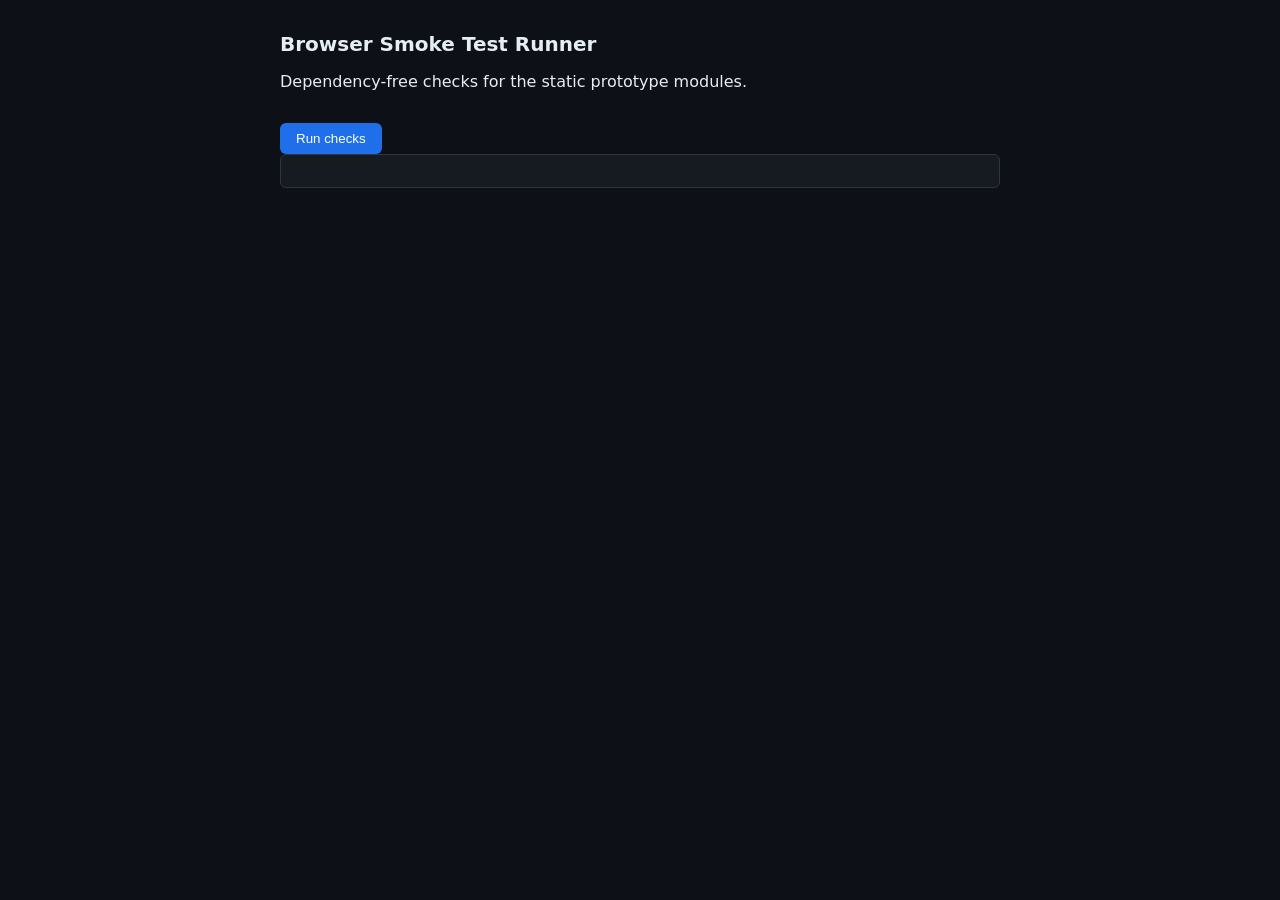
<file: MagicSK/backgroundMaterial/agent1215/coordinator/manager_M3/sub_S3/smoke-test/smoke-test.html>
<!DOCTYPE html>
<html lang="en">
<head>
  <meta charset="UTF-8">
  <meta name="viewport" content="width=device-width, initial-scale=1.0">
  <title>Smoke Test Runner — M3-S3 Prototype</title>
  <style>
    :root { color-scheme: dark; font-family: system-ui, sans-serif; background: #0d1117; color: #e6edf3; }
    body { max-width: 720px; margin: 2rem auto; padding: 0 1rem; }
    h1 { font-size: 1.25rem; }
    #log { background: #161b22; border: 1px solid #30363d; border-radius: 6px; padding: 1rem; font-family: monospace; font-size: 0.85rem; white-space: pre-wrap; }
    .pass { color: #3fb950; }
    .fail { color: #f85149; }
    button { margin-top: 1rem; padding: 0.5rem 1rem; background: #1f6feb; color: #fff; border: none; border-radius: 6px; cursor: pointer; }
    button:focus-visible { outline: 2px solid #58a6ff; outline-offset: 2px; }
  </style>
</head>
<body>
  <h1>Browser Smoke Test Runner</h1>
  <p>Dependency-free checks for the static prototype modules.</p>
  <button type="button" id="run">Run checks</button>
  <div id="log" role="log" aria-live="polite" aria-label="Test output"></div>

  <script src="../prototype/embedded-data.js"></script>
  <script src="../prototype/data-loader.js"></script>
  <script src="../prototype/diagram.js"></script>
  <script src="../prototype/energy-viz.js"></script>
  <script>
    (function () {
      "use strict";
      const logEl = document.getElementById("log");
      let pass = 0;
      let fail = 0;

      function line(ok, name, detail) {
        if (ok) pass += 1; else fail += 1;
        const span = document.createElement("div");
        span.className = ok ? "pass" : "fail";
        span.textContent = (ok ? "PASS " : "FAIL ") + name + (detail ? " — " + detail : "");
        logEl.appendChild(span);
      }

      async function run() {
        logEl.textContent = "";
        pass = 0;
        fail = 0;

        line(Boolean(window.__EMBEDDED_RECORDS__), "embedded payload on window");
        try {
          RecordDataLoader.validatePayload(window.__EMBEDDED_RECORDS__);
          line(true, "validatePayload embedded");
        } catch (e) {
          line(false, "validatePayload embedded", e.message);
        }

        const serve = RecordDataLoader.describeServeMode();
        line(serve.mode === "file" || serve.mode === "http", "serve mode detected", serve.mode);

        let loadedViaFetch = false;
        try {
          const payload = await RecordDataLoader.loadDataset();
          line(Array.isArray(payload.records), "loadDataset resolved", payload.records.length + " records");
          loadedViaFetch = true;
        } catch (e) {
          line(false, "loadDataset", e.message);
        }

        const record = window.__EMBEDDED_RECORDS__.records[0];
        const grid = document.createElement("div");
        grid.id = "test-grid";
        grid.setAttribute("role", "grid");
        document.body.appendChild(grid);
        const status = document.createElement("p");
        status.id = "diagram-status";
        document.body.appendChild(status);

        SquareDiagram.createDiagram(grid, record);
        line(grid.querySelectorAll(".square-cell").length === 16, "diagram renders 16 cells");

        const viz = document.createElement("div");
        document.body.appendChild(viz);
        const alt = document.createElement("div");
        alt.id = "energy-table-alt";
        document.body.appendChild(alt);
        EnergyViz.render(viz, record);
        const svg = viz.querySelector("svg");
        line(Boolean(svg && svg.querySelector("title")), "energy SVG with title");

        grid.remove();
        status.remove();
        viz.remove();
        alt.remove();

        line(true, "protocol note", loadedViaFetch ? "fetch path OK" : "using embedded fallback (expected on file://)");

        const summary = document.createElement("div");
        summary.textContent = `\nSummary: ${pass} passed, ${fail} failed`;
        logEl.appendChild(summary);
      }

      document.getElementById("run").addEventListener("click", run);
    })();
  </script>
</body>
</html>
</file>
<file: PrimeLattice/styles.css>
:root {
  --bg: #0d1117;
  --bg-2: #161b22;
  --bg-3: #1c2129;
  --text: #e6edf3;
  --text-2: #b1bac4;
  --muted: #7d8590;
  --border: #30363d;
  --accent: #58a6ff;
  --accent-2: #d29922;
  --ok: #3fb950;
  --warn: #f85149;
  --mono: ui-monospace, SFMono-Regular, "SF Mono", Menlo, Consolas, monospace;
}

* { box-sizing: border-box; }

html, body {
  margin: 0;
  padding: 0;
  height: 100%;
  background: var(--bg);
  color: var(--text);
  font-family: -apple-system, BlinkMacSystemFont, "Segoe UI", Roboto, sans-serif;
  font-size: 14px;
  line-height: 1.45;
  overflow: hidden;
}

.mono { font-family: var(--mono); }

header {
  display: flex;
  align-items: center;
  justify-content: space-between;
  gap: 1rem;
  padding: 0.6rem 1rem;
  background: var(--bg-2);
  border-bottom: 1px solid var(--border);
  flex: 0 0 auto;
}

header .page-title {
  margin: 0;
  font-size: 1.05rem;
  font-weight: 600;
  letter-spacing: 0.01em;
}

header .subtitle {
  margin: 0.15rem 0 0 0;
  font-size: 0.78rem;
  color: var(--text-2);
  max-width: 80ch;
}

header .subtitle em { color: var(--accent-2); font-style: italic; }

.hud {
  display: flex;
  gap: 1rem;
  font-family: var(--mono);
  font-size: 0.78rem;
}

.hud > div {
  display: flex;
  flex-direction: column;
  align-items: flex-end;
  min-width: 5rem;
}

.hud-label {
  color: var(--muted);
  text-transform: uppercase;
  font-size: 0.65rem;
  letter-spacing: 0.08em;
}

main {
  display: grid;
  grid-template-columns: 320px 1fr;
  height: calc(100vh - 60px);
  width: 100%;
}

.panel {
  background: var(--bg-2);
  border-right: 1px solid var(--border);
  overflow-y: auto;
  padding: 0.75rem;
  display: flex;
  flex-direction: column;
  gap: 0.6rem;
}

.card {
  background: var(--bg-3);
  border: 1px solid var(--border);
  border-radius: 6px;
  padding: 0.7rem 0.8rem;
}

.card h2 {
  margin: 0 0 0.5rem 0;
  font-size: 0.78rem;
  text-transform: uppercase;
  letter-spacing: 0.1em;
  color: var(--muted);
  font-weight: 600;
}

.slider-row {
  display: flex;
  flex-direction: column;
  gap: 0.25rem;
  margin: 0.4rem 0;
}

.slider-row span { font-size: 0.78rem; color: var(--text-2); }
.slider-row strong { color: var(--text); font-weight: 600; }
.muted { color: var(--muted); }
.hint { font-size: 0.72rem; color: var(--muted); margin: 0.4rem 0 0 0; }

input[type="range"] {
  -webkit-appearance: none;
  appearance: none;
  background: transparent;
  width: 100%;
  height: 18px;
}

input[type="range"]::-webkit-slider-runnable-track {
  height: 4px;
  background: var(--border);
  border-radius: 2px;
}

input[type="range"]::-webkit-slider-thumb {
  -webkit-appearance: none;
  appearance: none;
  height: 14px;
  width: 14px;
  border-radius: 50%;
  background: var(--accent);
  border: 2px solid var(--bg-2);
  margin-top: -5px;
  cursor: pointer;
}

input[type="range"]::-moz-range-track {
  height: 4px;
  background: var(--border);
  border-radius: 2px;
}

input[type="range"]::-moz-range-thumb {
  height: 14px;
  width: 14px;
  border-radius: 50%;
  background: var(--accent);
  border: 2px solid var(--bg-2);
  cursor: pointer;
}

input[type="number"], input[type="text"] {
  background: var(--bg);
  color: var(--text);
  border: 1px solid var(--border);
  border-radius: 4px;
  padding: 0.2rem 0.4rem;
  font: inherit;
  font-family: var(--mono);
  width: 100%;
}

select {
  background: var(--bg);
  color: var(--text);
  border: 1px solid var(--border);
  border-radius: 4px;
  padding: 0.2rem 0.3rem;
  font: inherit;
}

.seg {
  display: flex;
  gap: 0.4rem;
  background: var(--bg);
  border: 1px solid var(--border);
  border-radius: 4px;
  padding: 0.2rem;
  margin-bottom: 0.4rem;
}

.seg label {
  flex: 1;
  display: flex;
  align-items: center;
  justify-content: center;
  padding: 0.25rem 0.4rem;
  border-radius: 3px;
  cursor: pointer;
  font-size: 0.78rem;
  color: var(--text-2);
}

.seg label:has(input:checked) {
  background: var(--accent);
  color: #fff;
  font-weight: 600;
}

.seg input { display: none; }

.checkbox-row {
  display: flex;
  flex-direction: column;
  gap: 0.25rem;
  margin-top: 0.4rem;
}

.checkbox-row label {
  font-size: 0.8rem;
  color: var(--text-2);
  display: flex;
  align-items: center;
  gap: 0.4rem;
  cursor: pointer;
}

button.ghost {
  margin-top: 0.4rem;
  background: transparent;
  color: var(--text-2);
  border: 1px solid var(--border);
  border-radius: 4px;
  padding: 0.3rem 0.6rem;
  font: inherit;
  font-size: 0.78rem;
  cursor: pointer;
}

button.ghost:hover {
  border-color: var(--accent);
  color: var(--accent);
}

.layer-list {
  list-style: none;
  margin: 0;
  padding: 0;
  display: flex;
  flex-direction: column;
  gap: 0.35rem;
}

.layer {
  border: 1px solid var(--border);
  border-radius: 6px;
  background: var(--bg);
  overflow: hidden;
}

.layer-head {
  display: flex;
  align-items: center;
  gap: 0.5rem;
  padding: 0.4rem 0.5rem;
  cursor: pointer;
  user-select: none;
}

.layer-head:hover { background: rgba(255,255,255,0.03); }

.layer-swatch {
  width: 14px;
  height: 14px;
  border-radius: 3px;
  border: 1px solid rgba(255,255,255,0.2);
  flex-shrink: 0;
}

.layer-title {
  flex: 1;
  font-size: 0.82rem;
  font-weight: 600;
  color: var(--text);
}

.layer-count {
  font-family: var(--mono);
  font-size: 0.7rem;
  color: var(--muted);
}

.layer-toggle {
  appearance: none;
  -webkit-appearance: none;
  width: 28px;
  height: 16px;
  border-radius: 8px;
  background: var(--border);
  position: relative;
  cursor: pointer;
  flex-shrink: 0;
  transition: background 0.15s;
}

.layer-toggle::after {
  content: '';
  position: absolute;
  width: 12px;
  height: 12px;
  border-radius: 50%;
  background: #fff;
  top: 2px;
  left: 2px;
  transition: left 0.15s;
}

.layer-toggle:checked { background: var(--accent); }
.layer-toggle:checked::after { left: 14px; }

.layer-body {
  padding: 0 0.5rem 0.5rem 0.5rem;
  border-top: 1px solid var(--border);
  display: none;
  flex-direction: column;
  gap: 0.3rem;
}

.layer.is-open .layer-body { display: flex; }

.layer-field {
  display: flex;
  align-items: center;
  gap: 0.4rem;
  font-size: 0.74rem;
  color: var(--text-2);
}

.layer-field label { flex: 1; }
.layer-field input[type="number"] { width: 90px; }
.layer-field input[type="range"] { width: 130px; }
.layer-field input[type="color"] {
  width: 28px; height: 22px; padding: 0; border: 1px solid var(--border);
  background: transparent; border-radius: 3px; cursor: pointer;
}

.stage {
  position: relative;
  background:
    radial-gradient(ellipse at center, #0f1320 0%, #07090d 70%, #050608 100%);
  overflow: hidden;
}

canvas#view {
  display: block;
  width: 100%;
  height: 100%;
  cursor: grab;
}

canvas#view:active { cursor: grabbing; }

.view-axes {
  position: absolute;
  left: 0.6rem;
  top: 0.6rem;
  display: flex;
  align-items: center;
  gap: 0.35rem;
  background: rgba(13, 17, 23, 0.75);
  border: 1px solid var(--border);
  border-radius: 6px;
  padding: 0.35rem 0.45rem;
  backdrop-filter: blur(6px);
  -webkit-backdrop-filter: blur(6px);
}

.view-axes-label {
  font-size: 0.65rem;
  text-transform: uppercase;
  letter-spacing: 0.08em;
  color: var(--muted);
  margin-right: 0.1rem;
}

.axis-btn {
  width: 26px;
  height: 26px;
  border-radius: 4px;
  border: 1px solid var(--border);
  background: var(--bg);
  color: var(--text-2);
  font: inherit;
  font-family: var(--mono);
  font-weight: 700;
  font-size: 0.82rem;
  cursor: pointer;
  transition: border-color 0.12s, color 0.12s, background 0.12s;
}

.axis-btn:hover { background: var(--bg-3); }
.axis-x { border-bottom: 2px solid #f85149; }
.axis-y { border-bottom: 2px solid #3fb950; }
.axis-z { border-bottom: 2px solid #58a6ff; }

.axis-x:hover, .axis-x.is-active { color: #f85149; border-color: #f85149; }
.axis-y:hover, .axis-y.is-active { color: #3fb950; border-color: #3fb950; }
.axis-z:hover, .axis-z.is-active { color: #58a6ff; border-color: #58a6ff; }

.axis-btn.is-active { background: var(--bg-3); }

.legend {
  position: absolute;
  right: 0.6rem;
  top: 0.6rem;
  background: rgba(13, 17, 23, 0.75);
  border: 1px solid var(--border);
  border-radius: 6px;
  padding: 0.5rem 0.6rem;
  display: flex;
  flex-direction: column;
  gap: 0.3rem;
  font-size: 0.74rem;
  backdrop-filter: blur(6px);
  -webkit-backdrop-filter: blur(6px);
  max-width: 240px;
}

.legend-row {
  display: flex;
  align-items: center;
  gap: 0.5rem;
  font-family: var(--mono);
  color: var(--text-2);
}

.legend-swatch {
  width: 10px;
  height: 10px;
  border-radius: 50%;
}

@media (max-width: 800px) {
  main { grid-template-columns: 1fr; height: auto; }
  .panel { max-height: 50vh; border-right: 0; border-bottom: 1px solid var(--border); }
  .stage { height: 60vh; }
}
</file>
<file: MagicSK/MagicMomentExplorer/styles.css>
:root {
  color-scheme: dark;
  --bg: #0d1117;
  --panel: #161b22;
  --panel-raised: #1c2129;
  --border: #30363d;
  --text: #e6edf3;
  --secondary: #b1bac4;
  --muted: #7d8590;
  --blue: #58a6ff;
  --green: #3fb950;
  --red: #f85149;
  --orange: #d29922;
  --radius: 8px;
}

* {
  box-sizing: border-box;
}

body {
  margin: 0;
  min-width: 320px;
  background:
    radial-gradient(circle at 8% 0%, rgb(88 166 255 / 9%), transparent 30rem),
    var(--bg);
  color: var(--text);
  font-family: -apple-system, BlinkMacSystemFont, "Segoe UI", sans-serif;
  line-height: 1.5;
}

button,
input,
select {
  font: inherit;
}

button,
select,
input {
  min-height: 40px;
  border: 1px solid var(--border);
  border-radius: 6px;
  background: var(--panel-raised);
  color: var(--text);
}

button {
  padding: 0.55rem 0.85rem;
  cursor: pointer;
}

button:hover,
button:focus-visible,
select:focus-visible,
input:focus-visible {
  border-color: var(--blue);
  outline: 2px solid rgb(88 166 255 / 20%);
  outline-offset: 1px;
}

button:disabled {
  cursor: not-allowed;
  opacity: 0.45;
}

.site-header,
main,
footer {
  width: min(1500px, calc(100% - 2rem));
  margin-inline: auto;
}

.site-header {
  display: flex;
  align-items: flex-end;
  justify-content: space-between;
  gap: 2rem;
  padding: 3.5rem 0 2rem;
}

.page-title,
h2,
p {
  margin-top: 0;
}

.page-title {
  margin-bottom: 0.5rem;
  font-size: clamp(2.2rem, 5vw, 4.2rem);
  letter-spacing: -0.05em;
  line-height: 1;
  font-weight: 700;
}

h2 {
  margin-bottom: 0;
  font-size: 1.15rem;
}

.eyebrow {
  margin-bottom: 0.35rem;
  color: var(--blue);
  font-size: 0.72rem;
  font-weight: 750;
  letter-spacing: 0.13em;
  text-transform: uppercase;
}

.subtitle,
.section-heading p,
.method-note > p,
footer {
  color: var(--secondary);
}

.subtitle {
  max-width: 760px;
  margin-bottom: 0;
  font-size: 1.05rem;
}

.source-link {
  flex: none;
  color: var(--blue);
  text-decoration: none;
}

.summary-grid {
  display: grid;
  grid-template-columns: repeat(4, minmax(0, 1fr));
  gap: 0.85rem;
  margin-bottom: 0.85rem;
}

.card,
.stat-card {
  border: 1px solid var(--border);
  border-radius: var(--radius);
  background: rgb(22 27 34 / 92%);
  box-shadow: 0 12px 32px rgb(0 0 0 / 12%);
}

.stat-card {
  display: flex;
  min-height: 135px;
  flex-direction: column;
  padding: 1rem;
}

.stat-card span,
.stat-card small {
  color: var(--muted);
}

.stat-card strong {
  margin: auto 0 0.1rem;
  font-family: ui-monospace, SFMono-Regular, Menlo, monospace;
  font-size: 2rem;
}

.method-note {
  display: grid;
  grid-template-columns: minmax(240px, 0.7fr) minmax(300px, 1.3fr);
  gap: 2rem;
  margin-bottom: 0.85rem;
  padding: 1.15rem;
}

.method-note > p {
  margin-bottom: 0;
}

.cohort-section {
  margin-bottom: 0.85rem;
  padding: 1rem;
}

.distribution-section {
  margin-bottom: 0.85rem;
  padding: 1rem;
}

.distribution-controls {
  display: grid;
  grid-template-columns: minmax(220px, 2fr) minmax(190px, 1fr) minmax(150px, 1fr) auto;
  align-items: end;
  gap: 0.7rem;
  margin-bottom: 1rem;
}

.distribution-controls label {
  display: flex;
  flex-direction: column;
  gap: 0.28rem;
  color: var(--muted);
  font-size: 0.72rem;
  font-weight: 650;
  letter-spacing: 0.04em;
  text-transform: uppercase;
}

.distribution-controls select {
  width: 100%;
  padding: 0 0.6rem;
  color: var(--text);
  font-size: 0.86rem;
  letter-spacing: normal;
  text-transform: none;
}

.violin-shell {
  overflow-x: auto;
  border: 1px solid var(--border);
  border-radius: 6px;
  background: var(--panel-raised);
}

#distribution-chart {
  display: block;
  width: 100%;
  min-width: 900px;
  height: 390px;
}

.section-heading {
  display: flex;
  align-items: flex-start;
  justify-content: space-between;
  gap: 1rem;
  margin-bottom: 1rem;
}

.section-heading p {
  max-width: 520px;
  margin-bottom: 0;
  font-size: 0.85rem;
  text-align: right;
}

.explorer-grid {
  display: grid;
  grid-template-columns: minmax(0, 1fr) 390px;
  align-items: start;
  gap: 0.85rem;
}

.catalog,
.square-card,
.chart-card,
.metrics-card {
  padding: 1rem;
}

.filters {
  display: grid;
  grid-template-columns: repeat(4, minmax(130px, 1fr));
  gap: 0.7rem;
  margin-bottom: 1rem;
}

.filters label {
  display: flex;
  flex-direction: column;
  gap: 0.28rem;
  color: var(--muted);
  font-size: 0.72rem;
  font-weight: 650;
  letter-spacing: 0.04em;
  text-transform: uppercase;
}

.filters select,
.filters input {
  width: 100%;
  padding: 0 0.6rem;
  color: var(--text);
  font-size: 0.86rem;
  letter-spacing: normal;
  text-transform: none;
}

.search-label {
  grid-column: span 2;
}

#reset-filters {
  align-self: end;
}

.table-shell {
  overflow: auto;
  border: 1px solid var(--border);
  border-radius: 6px;
}

table {
  width: 100%;
  border-collapse: collapse;
  font-size: 0.78rem;
  font-variant-numeric: tabular-nums;
}

th,
td {
  padding: 0.58rem 0.65rem;
  border-bottom: 1px solid var(--border);
  text-align: right;
  white-space: nowrap;
}

th {
  position: sticky;
  z-index: 1;
  top: 0;
  background: var(--panel-raised);
  color: var(--muted);
  font-weight: 650;
}

th:first-child,
th:nth-child(2),
th:nth-child(3),
th:nth-child(4),
td:first-child,
td:nth-child(2),
td:nth-child(3),
td:nth-child(4) {
  text-align: left;
}

tbody tr:last-child td {
  border-bottom: 0;
}

.records-table {
  max-height: 680px;
}

.records-table tbody tr {
  cursor: pointer;
}

.records-table tbody tr:hover,
.records-table tbody tr.selected {
  background: rgb(88 166 255 / 10%);
}

.records-table tbody tr.selected {
  box-shadow: inset 3px 0 var(--blue);
}

.compact-table td:first-child {
  color: var(--text);
  font-weight: 650;
}

.pagination {
  display: flex;
  align-items: center;
  justify-content: flex-end;
  gap: 0.8rem;
  margin-top: 0.8rem;
  color: var(--muted);
  font-size: 0.8rem;
}

.detail-column {
  display: grid;
  position: sticky;
  top: 0.75rem;
  gap: 0.85rem;
}

.badge,
.tag {
  display: inline-flex;
  align-items: center;
  min-height: 26px;
  padding: 0.18rem 0.55rem;
  border: 1px solid rgb(63 185 80 / 35%);
  border-radius: 999px;
  background: rgb(63 185 80 / 10%);
  color: var(--green);
  font-size: 0.7rem;
  font-weight: 700;
  text-transform: uppercase;
}

.badge.not-magic {
  border-color: rgb(248 81 73 / 35%);
  background: rgb(248 81 73 / 10%);
  color: var(--red);
}

.square-diagram {
  display: grid;
  grid-template-columns: repeat(4, 1fr);
  gap: 5px;
  aspect-ratio: 1;
  margin-bottom: 0.8rem;
}

.square-cell {
  display: flex;
  position: relative;
  align-items: center;
  justify-content: center;
  overflow: hidden;
  border: 1px solid rgb(255 255 255 / 11%);
  border-radius: 5px;
  background: var(--cell-color);
  font-family: ui-monospace, SFMono-Regular, Menlo, monospace;
  font-size: clamp(1rem, 3vw, 1.5rem);
  font-weight: 750;
  text-shadow: 0 1px 3px rgb(0 0 0 / 60%);
}

.square-cell small {
  position: absolute;
  right: 4px;
  bottom: 2px;
  color: rgb(255 255 255 / 58%);
  font-size: 0.55rem;
  font-weight: 500;
}

.line-sums {
  display: grid;
  grid-template-columns: repeat(3, 1fr);
  gap: 0.4rem;
  margin-bottom: 0.8rem;
}

.line-sums div {
  padding: 0.5rem;
  border: 1px solid var(--border);
  border-radius: 5px;
  background: var(--panel-raised);
  color: var(--muted);
  font-size: 0.65rem;
  text-align: center;
  text-transform: uppercase;
}

.line-sums strong {
  display: block;
  color: var(--text);
  font-family: ui-monospace, SFMono-Regular, Menlo, monospace;
  font-size: 0.75rem;
}

.tag-list {
  display: flex;
  flex-wrap: wrap;
  gap: 0.35rem;
}

.tag {
  border-color: var(--border);
  background: var(--panel-raised);
  color: var(--secondary);
}

#moment-chart {
  display: block;
  width: 100%;
  height: 230px;
}

.chart-status {
  min-height: 2.5em;
  margin: 0.65rem 0 0;
  color: var(--muted);
  font-size: 0.75rem;
}

.metrics-card dl {
  display: grid;
  grid-template-columns: 1fr auto;
  gap: 0.5rem 1rem;
  margin: 0;
  font-size: 0.78rem;
}

.metrics-card dt {
  color: var(--muted);
}

.metrics-card dd {
  margin: 0;
  font-family: ui-monospace, SFMono-Regular, Menlo, monospace;
  font-variant-numeric: tabular-nums;
}

footer {
  padding: 2.5rem 0;
  font-size: 0.78rem;
}

footer p {
  margin: 0;
}

@media (max-width: 1100px) {
  .summary-grid {
    grid-template-columns: repeat(2, 1fr);
  }

  .explorer-grid {
    grid-template-columns: 1fr;
  }

  .detail-column {
    position: static;
    grid-template-columns: repeat(2, 1fr);
  }

  .metrics-card {
    grid-column: 1 / -1;
  }
}

@media (max-width: 700px) {
  .site-header {
    display: block;
    padding-top: 2rem;
  }

  .source-link {
    display: inline-block;
    margin-top: 1rem;
  }

  .summary-grid,
  .method-note,
  .detail-column {
    grid-template-columns: 1fr;
  }

  .filters {
    grid-template-columns: repeat(2, 1fr);
  }

  .distribution-controls {
    grid-template-columns: 1fr;
  }

  .search-label,
  .metrics-card {
    grid-column: auto;
  }

  .section-heading {
    display: block;
  }

  .section-heading p {
    margin-top: 0.4rem;
    text-align: left;
  }
}
</file>
<file: MagicSK/backgroundMaterial/agent1215/coordinator/manager_M3/sub_S3/prototype/styles.css>
:root {
  color-scheme: dark;
  --bg-deep: #0d1117;
  --bg-panel: #161b22;
  --bg-elevated: #1c2129;
  --text-primary: #e6edf3;
  --text-secondary: #b1bac4;
  --text-muted: #7d8590;
  --border: #30363d;
  --accent: #58a6ff;
  --accent-strong: #79c0ff;
  --success: #3fb950;
  --warning: #d29922;
  --danger: #f85149;
  --focus-ring: #1f6feb;
  --cell-bg: #21262d;
  --cell-focus: #388bfd33;
  --cell-selected: #23863655;
  --font-sans: system-ui, -apple-system, "Segoe UI", Roboto, sans-serif;
  --font-mono: ui-monospace, "SF Mono", Menlo, Consolas, monospace;
  --radius: 6px;
  --shadow: 0 1px 3px rgba(0, 0, 0, 0.35);
}

*,
*::before,
*::after {
  box-sizing: border-box;
}

html {
  scroll-behavior: smooth;
}

@media (prefers-reduced-motion: reduce) {
  html {
    scroll-behavior: auto;
  }

  *,
  *::before,
  *::after {
    animation-duration: 0.01ms !important;
    animation-iteration-count: 1 !important;
    transition-duration: 0.01ms !important;
  }
}

body {
  margin: 0;
  font-family: var(--font-sans);
  background: var(--bg-deep);
  color: var(--text-primary);
  line-height: 1.5;
  min-height: 100vh;
}

.skip-link {
  position: absolute;
  left: -9999px;
  top: 0;
  background: var(--accent);
  color: #000;
  padding: 0.5rem 1rem;
  z-index: 1000;
  text-decoration: none;
  font-weight: 600;
}

.skip-link:focus {
  left: 0.5rem;
  top: 0.5rem;
}

.site-header,
.site-footer {
  border-block: 1px solid var(--border);
  background: var(--bg-panel);
}

.header-inner,
.site-footer {
  max-width: 1200px;
  margin: 0 auto;
  padding: 1rem 1.25rem;
}

.site-header h1 {
  margin: 0 0 0.25rem;
  font-size: clamp(1.35rem, 2.5vw, 1.75rem);
}

.subtitle {
  margin: 0;
  color: var(--text-secondary);
  max-width: 70ch;
}

.schema-badge {
  display: inline-block;
  margin: 0.75rem 0 0;
  padding: 0.2rem 0.55rem;
  border-radius: 999px;
  background: var(--bg-elevated);
  border: 1px solid var(--border);
  font-family: var(--font-mono);
  font-size: 0.85rem;
  color: var(--text-secondary);
}

.layout {
  max-width: 1200px;
  margin: 0 auto;
  padding: 1rem 1.25rem 2rem;
  display: grid;
  gap: 1rem;
  grid-template-columns: 1fr;
}

@media (min-width: 960px) {
  .layout {
    grid-template-columns: 280px 1fr;
    grid-template-areas:
      "controls summary"
      "controls list"
      "detail detail"
      "compare compare";
  }

  .controls-panel { grid-area: controls; }
  .summary-panel { grid-area: summary; }
  .list-panel { grid-area: list; }
  .detail-panel { grid-area: detail; }
  .compare-panel { grid-area: compare; }
}

.panel {
  background: var(--bg-panel);
  border: 1px solid var(--border);
  border-radius: var(--radius);
  padding: 1rem;
  box-shadow: var(--shadow);
}

.panel h2 {
  margin: 0 0 0.75rem;
  font-size: 1.1rem;
}

.panel h3 {
  margin: 0 0 0.5rem;
  font-size: 1rem;
}

.hint {
  color: var(--text-muted);
  font-size: 0.9rem;
  margin: 0 0 0.75rem;
}

.control-row {
  display: flex;
  flex-direction: column;
  gap: 0.25rem;
  margin-bottom: 0.75rem;
}

.control-row.inline-check label {
  display: flex;
  align-items: center;
  gap: 0.5rem;
}

label {
  font-size: 0.9rem;
  color: var(--text-secondary);
}

input[type="search"],
select,
button {
  font: inherit;
}

input[type="search"],
select {
  background: var(--bg-elevated);
  color: var(--text-primary);
  border: 1px solid var(--border);
  border-radius: var(--radius);
  padding: 0.45rem 0.6rem;
}

input[type="search"]:focus-visible,
select:focus-visible,
button:focus-visible,
.square-cell:focus-visible,
.sort-header:focus-visible,
details summary:focus-visible {
  outline: 2px solid var(--focus-ring);
  outline-offset: 2px;
}

fieldset.class-filter {
  border: 1px solid var(--border);
  border-radius: var(--radius);
  margin: 0 0 0.75rem;
  padding: 0.5rem 0.75rem;
}

fieldset.class-filter legend {
  padding: 0 0.25rem;
  font-size: 0.9rem;
  color: var(--text-secondary);
}

fieldset.class-filter label {
  display: block;
  margin: 0.25rem 0;
}

.button-row {
  display: flex;
  flex-wrap: wrap;
  gap: 0.5rem;
}

button {
  background: var(--bg-elevated);
  color: var(--text-primary);
  border: 1px solid var(--border);
  border-radius: var(--radius);
  padding: 0.45rem 0.75rem;
  cursor: pointer;
}

button:hover {
  border-color: var(--accent);
}

button.primary {
  background: #1f6feb;
  border-color: #1f6feb;
  color: #fff;
}

.status-banner {
  margin-top: 0.75rem;
  padding: 0.55rem 0.75rem;
  border-radius: var(--radius);
  font-size: 0.9rem;
  border: 1px solid var(--border);
  background: var(--bg-elevated);
}

.status-banner.loading {
  border-color: var(--accent);
  color: var(--accent-strong);
}

.status-banner.error {
  border-color: var(--danger);
  color: #ffb4ae;
}

.status-banner.success {
  border-color: var(--success);
  color: #aff1b9;
}

.summary-grid {
  display: grid;
  grid-template-columns: repeat(2, minmax(0, 1fr));
  gap: 0.75rem;
  margin: 0;
}

.summary-grid dt {
  font-size: 0.8rem;
  color: var(--text-muted);
  margin: 0;
}

.summary-grid dd {
  margin: 0.1rem 0 0;
  font-family: var(--font-mono);
  font-size: 1rem;
}

.group-summary {
  margin-top: 0.75rem;
  display: flex;
  flex-wrap: wrap;
  gap: 0.35rem;
}

.group-chip {
  font-size: 0.8rem;
  padding: 0.15rem 0.45rem;
  border-radius: 999px;
  background: var(--bg-elevated);
  border: 1px solid var(--border);
  color: var(--text-secondary);
}

.table-wrap {
  overflow-x: auto;
}

table {
  width: 100%;
  border-collapse: collapse;
  font-size: 0.9rem;
}

th,
td {
  border-bottom: 1px solid var(--border);
  padding: 0.45rem 0.5rem;
  text-align: left;
  vertical-align: top;
}

th {
  color: var(--text-secondary);
  font-weight: 600;
  white-space: nowrap;
}

.sort-header {
  background: none;
  border: none;
  color: inherit;
  font: inherit;
  font-weight: 600;
  padding: 0;
  cursor: pointer;
  text-decoration: underline;
  text-underline-offset: 2px;
}

tbody tr:hover {
  background: #ffffff08;
}

tbody tr.is-active {
  background: #388bfd18;
}

.empty-state,
.list-state {
  padding: 1rem;
  border: 1px dashed var(--border);
  border-radius: var(--radius);
  color: var(--text-secondary);
  background: var(--bg-elevated);
}

.list-state.error {
  border-color: var(--danger);
  color: #ffb4ae;
}

.list-state.loading {
  border-color: var(--accent);
}

.detail-meta {
  display: grid;
  gap: 0.35rem;
  margin-bottom: 1rem;
  font-size: 0.95rem;
}

.detail-meta span {
  color: var(--text-secondary);
}

.diagram-block,
.energy-block {
  margin-top: 1rem;
  padding-top: 1rem;
  border-top: 1px solid var(--border);
}

#square-diagram {
  display: inline-grid;
  grid-template-columns: repeat(4, minmax(3.5rem, 4.5rem));
  gap: 0.35rem;
  padding: 0.5rem;
  border: 1px solid var(--border);
  border-radius: var(--radius);
  background: var(--bg-elevated);
}

.square-cell {
  aspect-ratio: 1;
  display: flex;
  align-items: center;
  justify-content: center;
  background: var(--cell-bg);
  border: 1px solid var(--border);
  border-radius: var(--radius);
  font-family: var(--font-mono);
  font-size: 1.1rem;
  font-weight: 600;
  color: var(--text-primary);
  cursor: pointer;
}

.square-cell:focus-visible {
  background: var(--cell-focus);
  border-color: var(--accent);
}

.square-cell.is-selected {
  background: var(--cell-selected);
  border-color: var(--success);
}

.square-cell.is-row-col-highlight {
  outline: 1px solid #d2992255;
}

.diagram-status {
  min-height: 1.5rem;
  margin: 0.5rem 0 0;
  font-size: 0.9rem;
  color: var(--text-secondary);
}

.line-sums-table {
  margin-top: 0.75rem;
  font-size: 0.85rem;
}

.energy-viz-wrap {
  display: grid;
  gap: 1rem;
}

@media (min-width: 720px) {
  .energy-viz-wrap {
    grid-template-columns: 1fr 1fr;
  }
}

.energy-card {
  background: var(--bg-elevated);
  border: 1px solid var(--border);
  border-radius: var(--radius);
  padding: 0.75rem;
}

.energy-card h4 {
  margin: 0 0 0.5rem;
  font-size: 0.95rem;
}

.energy-svg {
  width: 100%;
  height: auto;
  display: block;
}

.energy-table {
  width: 100%;
  font-size: 0.82rem;
}

.energy-summary-list {
  list-style: none;
  padding: 0;
  margin: 0.75rem 0 0;
  font-size: 0.85rem;
}

.energy-summary-list li {
  display: flex;
  justify-content: space-between;
  gap: 1rem;
  padding: 0.2rem 0;
  border-bottom: 1px solid var(--border);
}

.energy-summary-list span {
  color: var(--text-muted);
}

.energy-table-details summary {
  cursor: pointer;
  color: var(--accent);
  margin-top: 0.5rem;
}

.compare-grid {
  display: grid;
  gap: 1rem;
}

@media (min-width: 720px) {
  .compare-grid {
    grid-template-columns: 1fr 1fr;
  }
}

.compare-card {
  border: 1px solid var(--border);
  border-radius: var(--radius);
  padding: 0.75rem;
  background: var(--bg-elevated);
}

.compare-card h3 {
  margin-top: 0;
}

.compare-metrics {
  font-family: var(--font-mono);
  font-size: 0.85rem;
}

.compare-metrics dt {
  color: var(--text-muted);
  font-size: 0.75rem;
}

.compare-metrics dd {
  margin: 0 0 0.5rem;
}

.visually-hidden {
  position: absolute;
  width: 1px;
  height: 1px;
  padding: 0;
  margin: -1px;
  overflow: hidden;
  clip: rect(0, 0, 0, 0);
  white-space: nowrap;
  border: 0;
}

.site-footer {
  color: var(--text-muted);
  font-size: 0.85rem;
}

.site-footer code {
  font-family: var(--font-mono);
}
</file>
<file: MagicSK/backgroundMaterial/agent1215/coordinator/manager_M3/sub_S2/prototype/interaction-demo.css>
:root {
  color-scheme: dark;
  --bg: #0d1117;
  --panel: #161b22;
  --text: #e6edf3;
  --muted: #7d8590;
  --border: #30363d;
  --accent: #58a6ff;
  --warn: #d29922;
  --error: #f85149;
  font-family: system-ui, sans-serif;
}

* { box-sizing: border-box; }

body {
  margin: 0;
  background: var(--bg);
  color: var(--text);
  line-height: 1.5;
}

.skip-link {
  position: absolute;
  left: -9999px;
}
.skip-link:focus {
  left: 1rem;
  top: 1rem;
  background: var(--accent);
  color: #000;
  padding: 0.5rem 1rem;
  z-index: 9;
}

header, main, footer {
  max-width: 1100px;
  margin: 0 auto;
  padding: 1rem;
}

.banner {
  padding: 0.75rem 1rem;
  border-radius: 6px;
  border: 1px solid var(--border);
  background: var(--panel);
}
.banner.partial { border-color: var(--warn); }
.banner.error { border-color: var(--error); }
.banner.empty { border-color: var(--muted); }

.layout {
  display: grid;
  gap: 1rem;
}

@media (min-width: 900px) {
  .layout {
    grid-template-columns: 280px 1fr;
  }
  .layout > section:nth-child(n+3) {
    grid-column: 1 / -1;
  }
}

section {
  background: var(--panel);
  border: 1px solid var(--border);
  border-radius: 6px;
  padding: 1rem;
}

label { display: block; margin: 0.5rem 0; }
input, select, button {
  font: inherit;
  color: inherit;
  background: var(--bg);
  border: 1px solid var(--border);
  border-radius: 4px;
  padding: 0.35rem 0.5rem;
}

button.sort-btn, .row-actions button {
  cursor: pointer;
  background: transparent;
  border-color: transparent;
  color: var(--accent);
  text-decoration: underline;
}

.button-row { display: flex; gap: 0.5rem; flex-wrap: wrap; margin-top: 0.75rem; }

.hash-display code {
  display: block;
  word-break: break-all;
  font-size: 0.8rem;
  color: var(--muted);
}

.stats {
  display: grid;
  grid-template-columns: repeat(auto-fit, minmax(140px, 1fr));
  gap: 0.5rem;
}
.stats dt { color: var(--muted); font-size: 0.85rem; }
.stats dd { margin: 0; font-weight: 600; }

.table-wrap { overflow-x: auto; }
table { width: 100%; border-collapse: collapse; }
th, td { padding: 0.4rem 0.5rem; border-bottom: 1px solid var(--border); text-align: left; }
tr.is-focused { outline: 2px solid var(--accent); outline-offset: -2px; }
tr.is-primary { background: rgba(88, 166, 255, 0.12); }

.card-grid {
  display: grid;
  grid-template-columns: repeat(auto-fill, minmax(180px, 1fr));
  gap: 0.75rem;
}
.record-card {
  border: 1px solid var(--border);
  border-radius: 6px;
  padding: 0.75rem;
}
.record-card.is-primary { border-color: var(--accent); }

.empty { color: var(--muted); font-style: italic; }

.compare-grid {
  display: grid;
  grid-template-columns: repeat(auto-fit, minmax(200px, 1fr));
  gap: 0.75rem;
}
.compare-cell {
  border: 1px solid var(--border);
  border-radius: 6px;
  padding: 0.75rem;
}

.mini-grid {
  display: grid;
  grid-template-columns: repeat(4, 2rem);
  gap: 2px;
  margin: 0.5rem 0;
  font-family: ui-monospace, monospace;
  font-size: 0.75rem;
}
.mini-grid span {
  display: flex;
  align-items: center;
  justify-content: center;
  background: var(--bg);
  border: 1px solid var(--border);
  border-radius: 2px;
  min-height: 2rem;
}

.visually-hidden {
  position: absolute;
  width: 1px;
  height: 1px;
  padding: 0;
  margin: -1px;
  overflow: hidden;
  clip: rect(0, 0, 0, 0);
  border: 0;
}

@media (prefers-reduced-motion: reduce) {
  * { transition: none !important; animation: none !important; }
}
</file>
